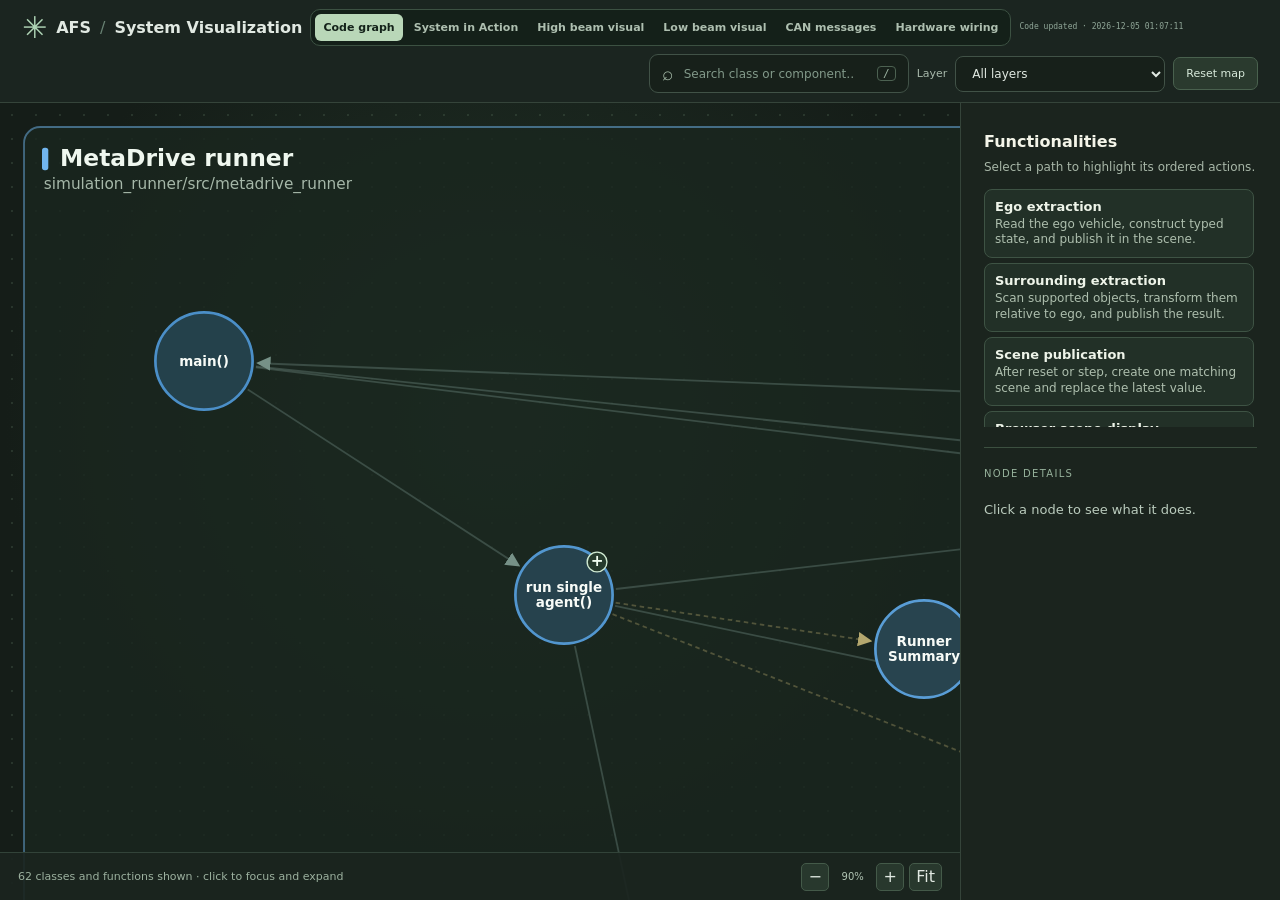
<file: tools/system_visualization/index.html>
<!doctype html>
<html lang="en">
  <head>
    <meta charset="utf-8">
    <meta http-equiv="refresh" content="0; url=code-graph/">
    <meta name="viewport" content="width=device-width, initial-scale=1">
    <title>AFS · System Visualization</title>
  </head>
  <body>
    <p>Opening the <a href="code-graph/">Code graph</a>.</p>
    <script>window.location.replace("code-graph/" + window.location.search + window.location.hash);</script>
  </body>
</html>
</file>
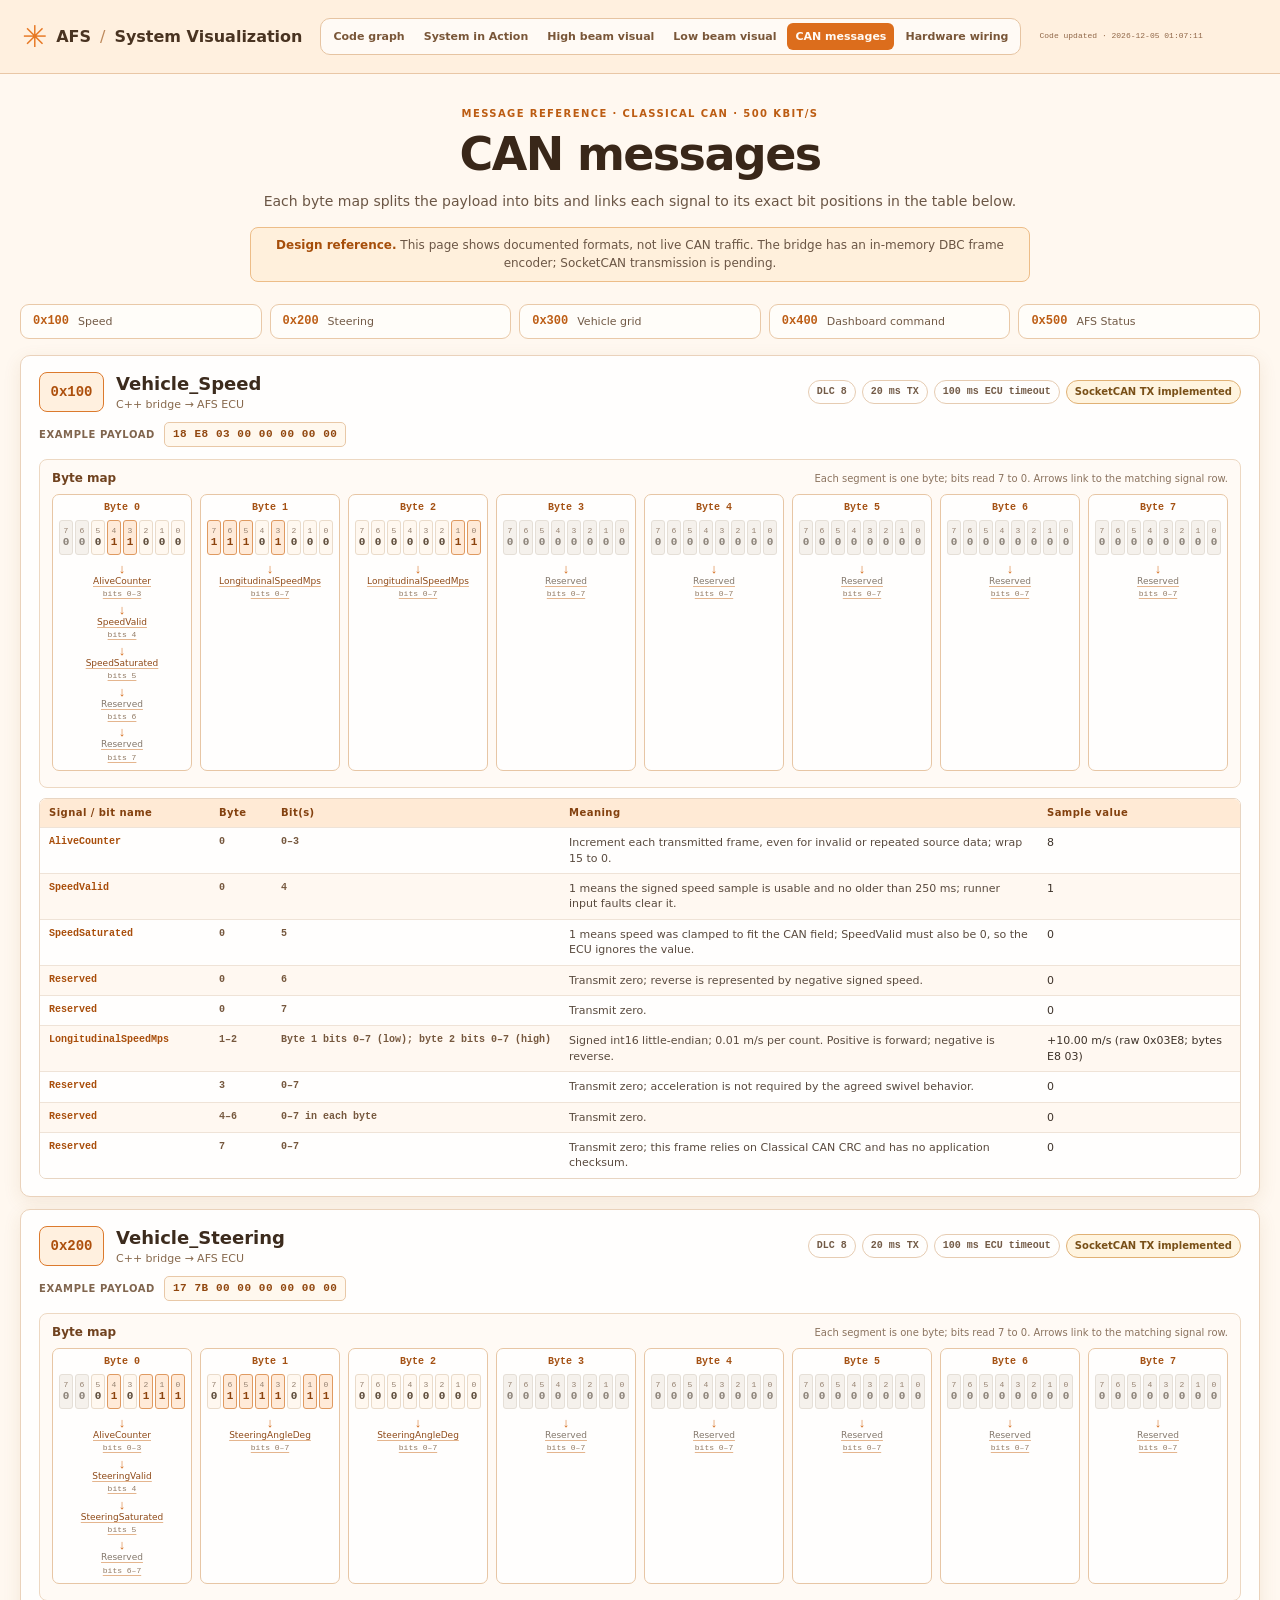
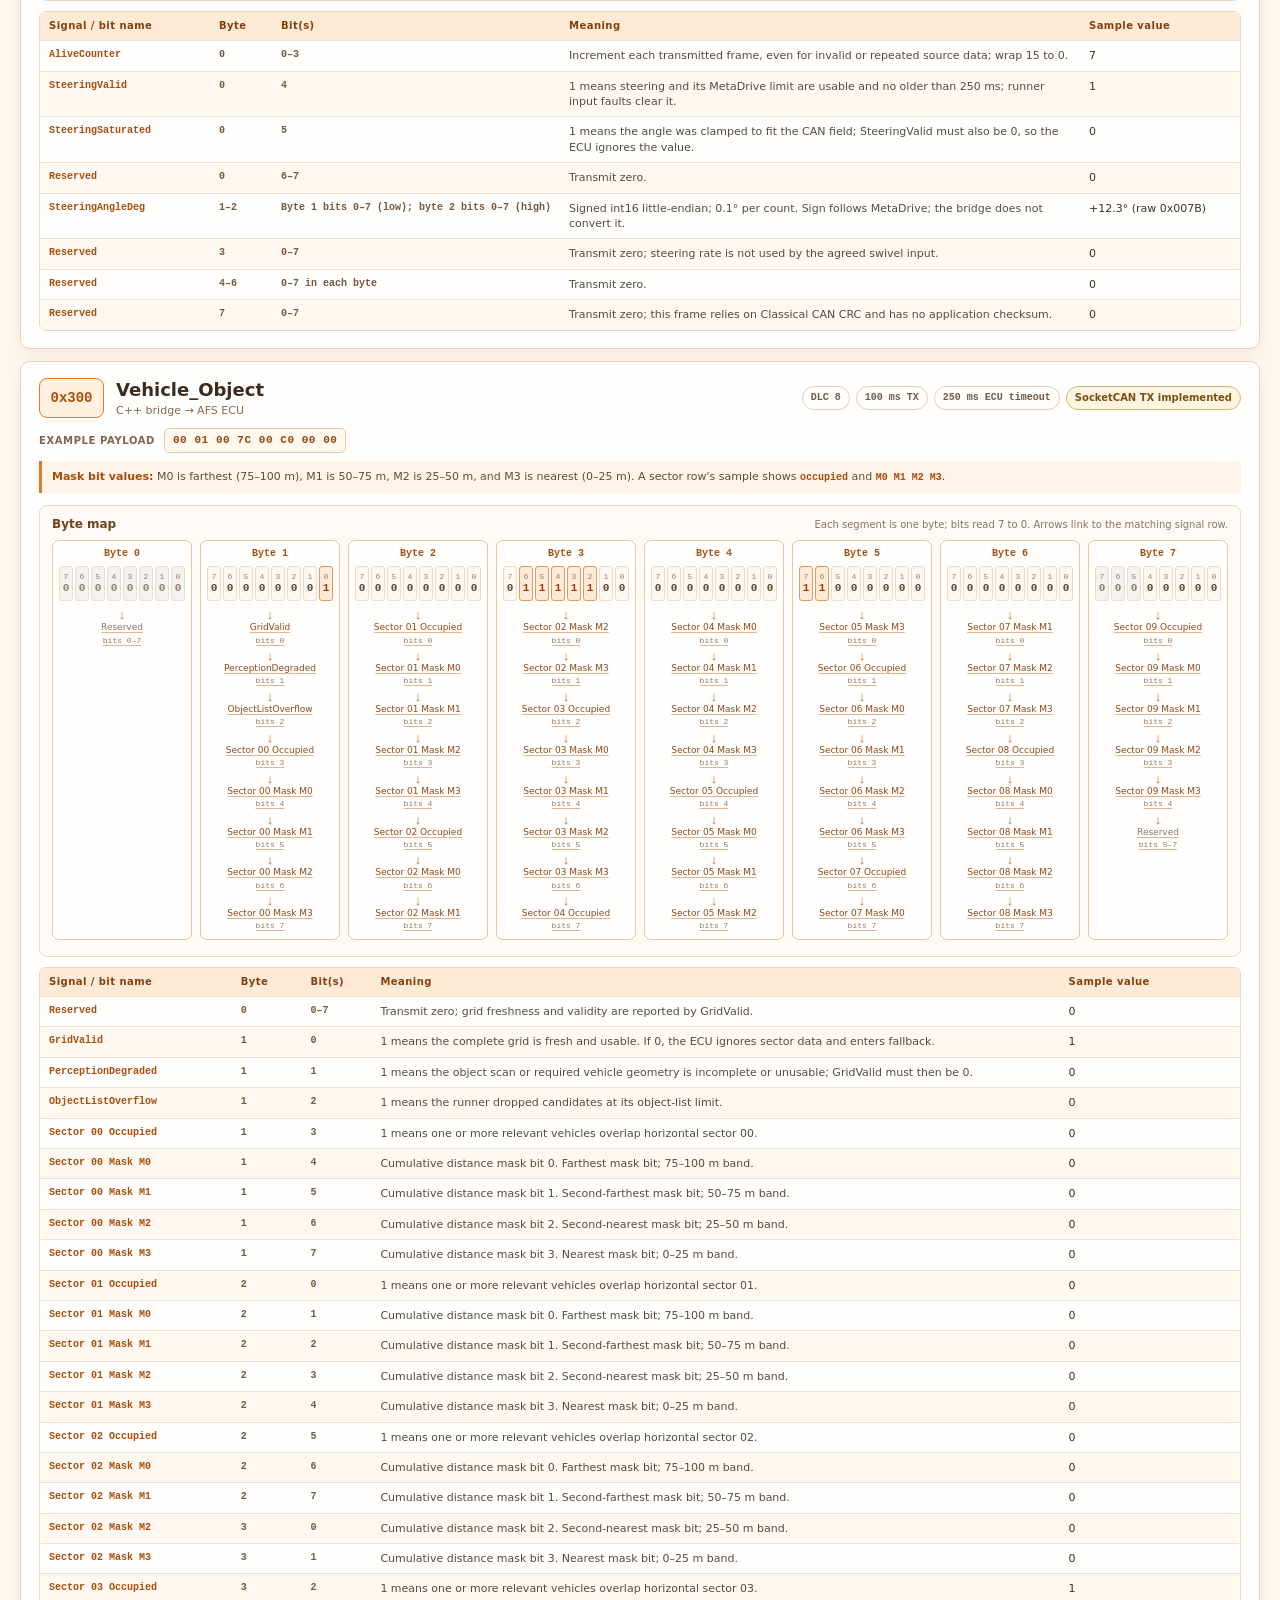
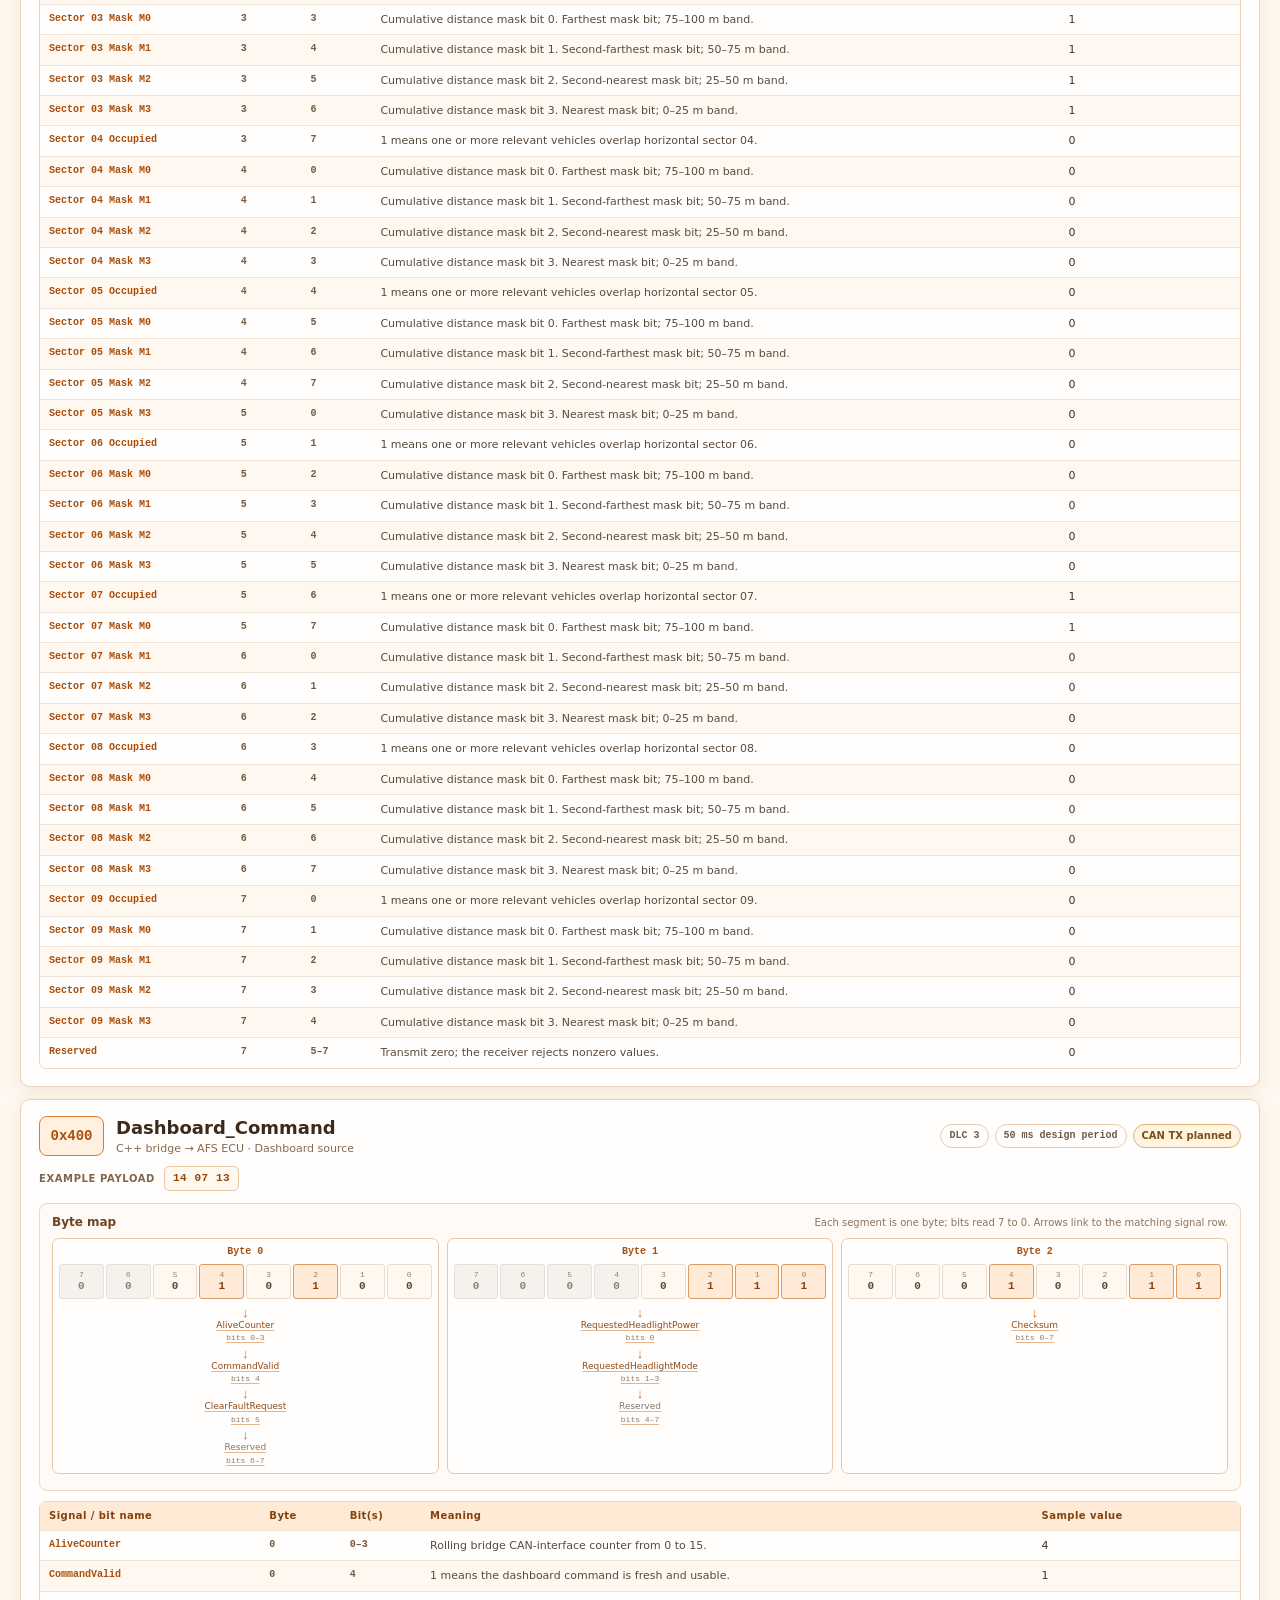
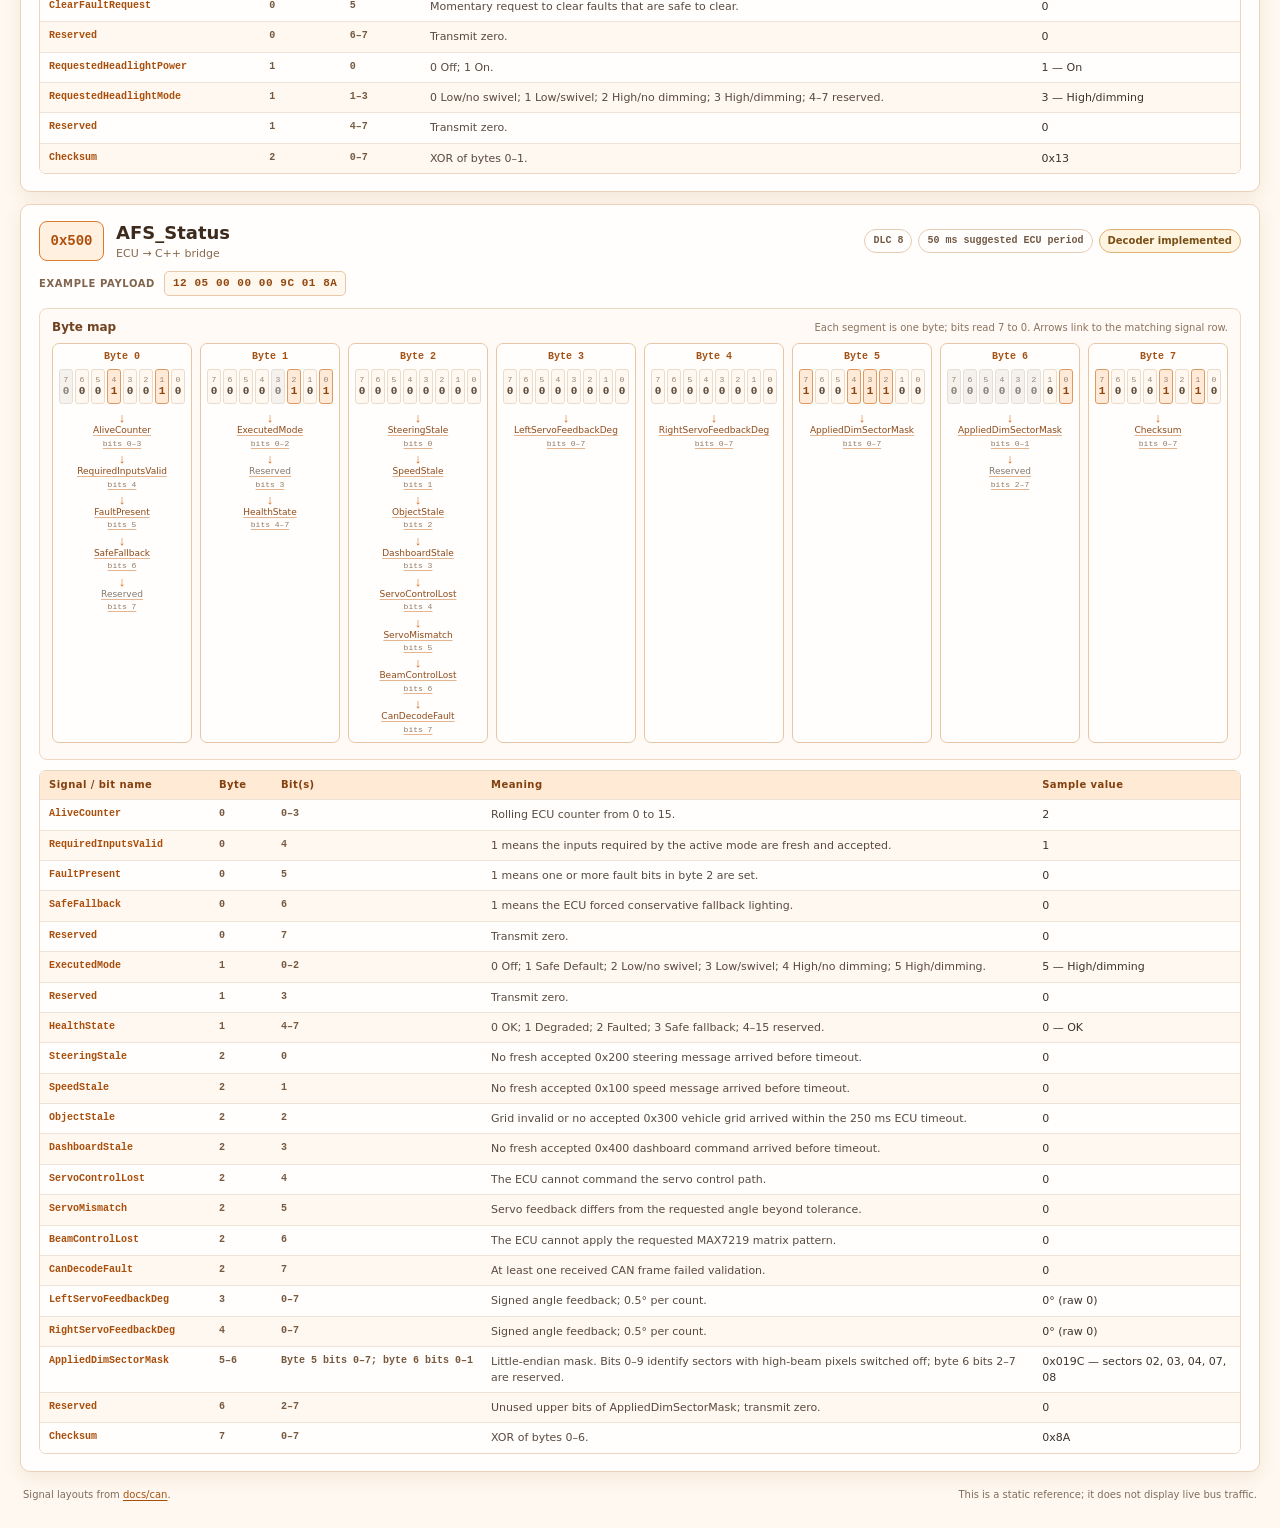
<file: tools/system_visualization/can-messages/index.html>
<!doctype html>
<html lang="en">
  <head>
    <meta charset="utf-8">
    <meta name="viewport" content="width=device-width, initial-scale=1">
    <meta name="color-scheme" content="light">
    <meta name="description" content="Signal names, bit positions, meanings, and example values for Adaptive Frontlighting System CAN messages.">
    <title>AFS · CAN messages</title>
    <link rel="stylesheet" href="../shared/styles.css">
    <link rel="stylesheet" href="can-messages.css">
    <script defer src="../shared/code-timestamp.js"></script>
    <script defer src="can-messages.js"></script>
  </head>
  <body class="can-messages-page">
    <div id="workspace">
      <header class="topbar">
        <a class="brand" href="../../../README.md" title="Repository README"><span class="brand-mark">✳</span> AFS <span class="brand-divider">/</span> System Visualization</a>
        <nav class="site-tabs" aria-label="Visualization views">
          <a href="../code-graph/">Code graph</a>
          <a href="../system-in-action/">System in Action</a>
          <a href="../beam-visual/beam-segments.html">High beam visual</a>
          <a href="../beam-visual/beam-segments.html?mode=low">Low beam visual</a>
          <a href="index.html" aria-current="page">CAN messages</a>
          <a href="../hardware-wiring/">Hardware wiring</a>
        </nav>
        <time id="codeUpdated" class="code-updated" role="status" aria-live="polite" title="Latest modification time reported for this page and its local CSS and JavaScript files, shown in local time.">Code updated: checking…</time>
      </header>

      <main class="can-main">
        <header class="can-intro">
          <p class="can-kicker">MESSAGE REFERENCE · CLASSICAL CAN · 500 KBIT/S</p>
          <h1>CAN messages</h1>
          <p>Each byte map splits the payload into bits and links each signal to its exact bit positions in the table below.</p>
          <p class="can-note"><strong>Design reference.</strong> This page shows documented formats, not live CAN traffic. The bridge has an in-memory DBC frame encoder; SocketCAN transmission is pending.</p>
        </header>

        <nav class="message-index" aria-label="Jump to a CAN message">
          <a href="#message-100"><strong>0x100</strong><span>Speed</span></a>
          <a href="#message-200"><strong>0x200</strong><span>Steering</span></a>
          <a href="#message-300"><strong>0x300</strong><span>Vehicle grid</span></a>
          <a href="#message-400"><strong>0x400</strong><span>Dashboard command</span></a>
          <a href="#message-500"><strong>0x500</strong><span>AFS Status</span></a>
        </nav>

        <section class="message-list" aria-label="CAN message signal tables">
          <article id="message-100" class="message-card">
            <header class="message-heading">
              <div class="message-title"><span class="message-id">0x100</span><div><h2>Vehicle_Speed</h2><p>C++ bridge → AFS ECU</p></div></div>
              <div class="message-meta"><span>DLC 8</span><span>20 ms TX</span><span>100 ms ECU timeout</span><span class="status-chip">SocketCAN TX implemented</span></div>
            </header>
            <p class="sample-payload"><strong>Example payload</strong><code>18 E8 03 00 00 00 00 00</code></p>
            <section class="byte-map-section" aria-label="0x100 byte map">
              <div class="byte-map-heading"><h3>Byte map</h3><p>Each segment is one byte; bits read 7 to 0. Arrows link to the matching signal row.</p></div>
              <div class="byte-map-scroll"><div class="byte-map" data-message-map="0x100" data-dlc="8"></div></div>
            </section>
            <div class="signal-table" data-message-table="0x100"></div>
          </article>
          <article id="message-200" class="message-card">
            <header class="message-heading">
              <div class="message-title"><span class="message-id">0x200</span><div><h2>Vehicle_Steering</h2><p>C++ bridge → AFS ECU</p></div></div>
              <div class="message-meta"><span>DLC 8</span><span>20 ms TX</span><span>100 ms ECU timeout</span><span class="status-chip">SocketCAN TX implemented</span></div>
            </header>
            <p class="sample-payload"><strong>Example payload</strong><code>17 7B 00 00 00 00 00 00</code></p>
            <section class="byte-map-section" aria-label="0x200 byte map">
              <div class="byte-map-heading"><h3>Byte map</h3><p>Each segment is one byte; bits read 7 to 0. Arrows link to the matching signal row.</p></div>
              <div class="byte-map-scroll"><div class="byte-map" data-message-map="0x200" data-dlc="8"></div></div>
            </section>
            <div class="signal-table" data-message-table="0x200"></div>
          </article>
          <article id="message-300" class="message-card">
            <header class="message-heading">
              <div class="message-title"><span class="message-id">0x300</span><div><h2>Vehicle_Object</h2><p>C++ bridge → AFS ECU</p></div></div>
              <div class="message-meta"><span>DLC 8</span><span>100 ms TX</span><span>250 ms ECU timeout</span><span class="status-chip">SocketCAN TX implemented</span></div>
            </header>
            <p class="sample-payload"><strong>Example payload</strong><code>00 01 00 7C 00 C0 00 00</code></p>
            <p class="grid-bit-note"><strong>Mask bit values:</strong> M0 is farthest (75–100 m), M1 is 50–75 m, M2 is 25–50 m, and M3 is nearest (0–25 m). A sector row's sample shows <code>occupied</code> and <code>M0 M1 M2 M3</code>.</p>
            <section class="byte-map-section" aria-label="0x300 byte map">
              <div class="byte-map-heading"><h3>Byte map</h3><p>Each segment is one byte; bits read 7 to 0. Arrows link to the matching signal row.</p></div>
              <div class="byte-map-scroll"><div class="byte-map" data-message-map="0x300" data-dlc="8"></div></div>
            </section>
            <div class="signal-table" data-message-table="0x300"></div>
          </article>
          <article id="message-400" class="message-card">
            <header class="message-heading">
              <div class="message-title"><span class="message-id">0x400</span><div><h2>Dashboard_Command</h2><p>C++ bridge → AFS ECU · Dashboard source</p></div></div>
              <div class="message-meta"><span>DLC 3</span><span>50 ms design period</span><span class="status-chip">CAN TX planned</span></div>
            </header>
            <p class="sample-payload"><strong>Example payload</strong><code>14 07 13</code></p>
            <section class="byte-map-section" aria-label="0x400 byte map">
              <div class="byte-map-heading"><h3>Byte map</h3><p>Each segment is one byte; bits read 7 to 0. Arrows link to the matching signal row.</p></div>
              <div class="byte-map-scroll"><div class="byte-map" data-message-map="0x400" data-dlc="3"></div></div>
            </section>
            <div class="signal-table" data-message-table="0x400"></div>
          </article>
          <article id="message-500" class="message-card">
            <header class="message-heading">
              <div class="message-title"><span class="message-id">0x500</span><div><h2>AFS_Status</h2><p>ECU → C++ bridge</p></div></div>
              <div class="message-meta"><span>DLC 8</span><span>50 ms suggested ECU period</span><span class="status-chip">Decoder implemented</span></div>
            </header>
            <p class="sample-payload"><strong>Example payload</strong><code>12 05 00 00 00 9C 01 8A</code></p>
            <section class="byte-map-section" aria-label="0x500 byte map">
              <div class="byte-map-heading"><h3>Byte map</h3><p>Each segment is one byte; bits read 7 to 0. Arrows link to the matching signal row.</p></div>
              <div class="byte-map-scroll"><div class="byte-map" data-message-map="0x500" data-dlc="8"></div></div>
            </section>
            <div class="signal-table" data-message-table="0x500"></div>
          </article>

        </section>
        <footer class="can-footer"><span>Signal layouts from <a href="../../../docs/can/README.md">docs/can</a>.</span><span>This is a static reference; it does not display live bus traffic.</span></footer>
      </main>
    </div>
  </body>
</html>
</file>
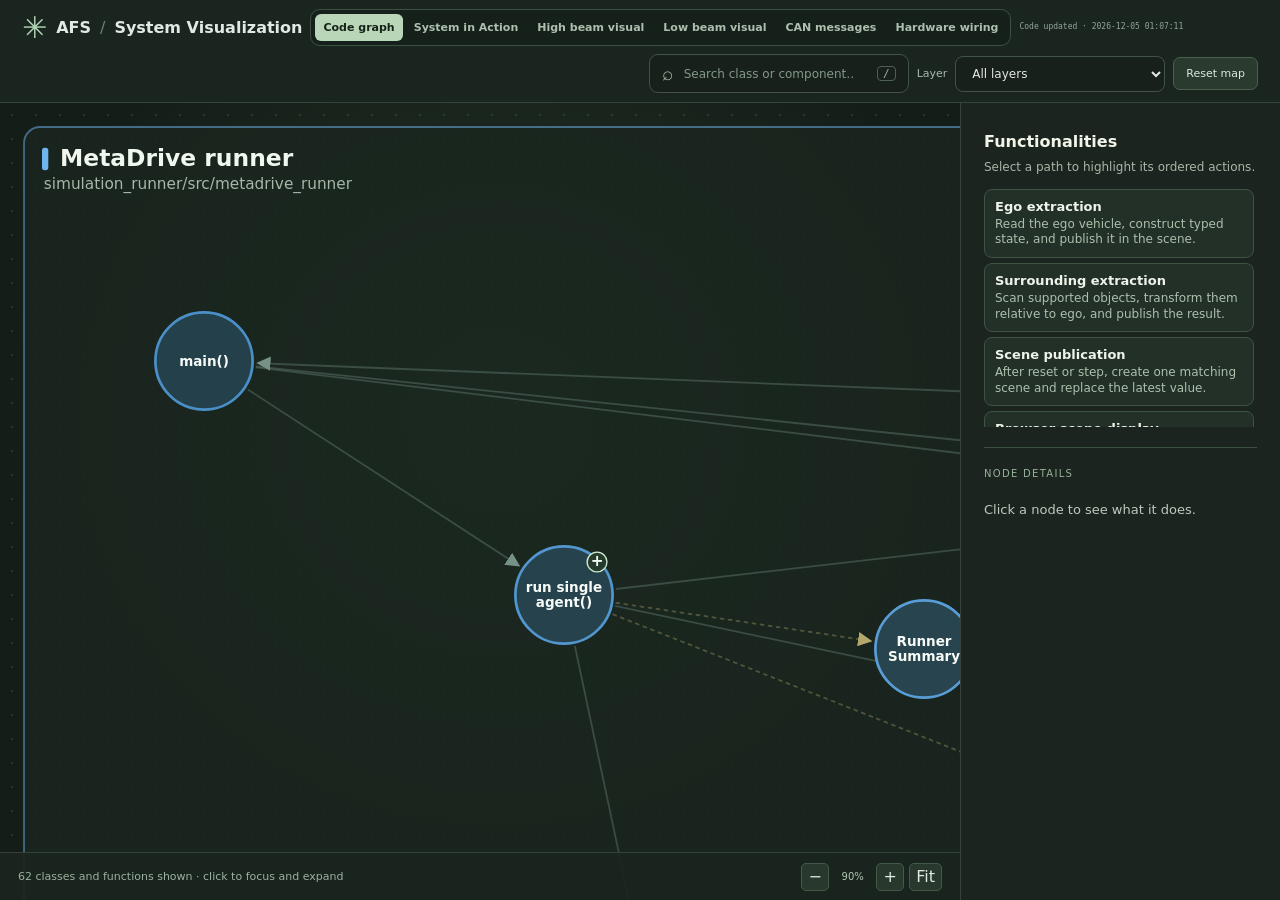
<file: tools/system_visualization/code-graph/index.html>
<!doctype html>
<html lang="en">
  <head>
    <meta charset="utf-8">
    <meta name="viewport" content="width=device-width, initial-scale=1">
    <meta name="color-scheme" content="dark">
    <title>AFS · Code graph</title>
    <link rel="stylesheet" href="../shared/styles.css">
    <script defer src="graph-data.js"></script>
    <script defer src="code-index.js"></script>
    <script defer src="functionality-data.js"></script>
    <script defer src="viewer.js"></script>
    <script defer src="functionality-overlay.js"></script>
    <script defer src="../shared/code-timestamp.js"></script>
  </head>
  <body class="code-graph-page">
    <div id="workspace">
      <header class="topbar">
        <a class="brand" href="../../../README.md" title="Repository README"><span class="brand-mark">✳</span> AFS <span class="brand-divider">/</span> System Visualization</a>
        <nav class="site-tabs" aria-label="Visualization views">
          <a href="index.html" aria-current="page">Code graph</a>
          <a href="../system-in-action/">System in Action</a>
          <a href="../beam-visual/beam-segments.html">High beam visual</a>
          <a href="../beam-visual/beam-segments.html?mode=low">Low beam visual</a>
          <a href="../can-messages/">CAN messages</a>
          <a href="../hardware-wiring/">Hardware wiring</a>
        </nav>
        <time id="codeUpdated" class="code-updated" role="status" aria-live="polite" title="Latest modification time reported for this page and its local CSS and JavaScript files, shown in local time.">Code updated: checking…</time>
        <span class="topbar-hint">Classes and their interactions</span>
        <div class="search-wrap">
          <label class="search-box"><span aria-hidden="true">⌕</span><input id="graphSearch" type="search" aria-label="Search class or component name" placeholder="Search class or component…" autocomplete="off"><kbd>/</kbd></label>
        </div>
        <label class="layer-filter">Layer <select id="layerFilter" aria-label="Filter by folder or layer"><option value="all">All layers</option></select></label>
        <button id="resetGraph" class="top-button" type="button">Reset map</button>
      </header>

      <div class="layout">
        <main class="graph-panel">
          <svg id="codeGraph" role="group" aria-label="Interactive class and function graph">
            <defs>
              <marker id="arrowHead" markerWidth="8" markerHeight="8" refX="6" refY="4" orient="auto" markerUnits="strokeWidth"><path d="M 0 0 L 8 4 L 0 8 Z" fill="context-stroke"></path></marker>
              <marker id="flowArrowHead" markerWidth="9" markerHeight="9" refX="7" refY="4.5" orient="auto" markerUnits="strokeWidth"><path d="M 0 0 L 9 4.5 L 0 9 Z" fill="#f9d886"></path></marker>
            </defs>
            <g id="graphViewport">
              <g id="clusterLayer"></g>
              <g id="treeEdges"></g>
              <g id="functionalityEdges"></g>
              <g id="nodeLayer"></g>
              <g id="functionalityBadges"></g>
            </g>
          </svg>
          <footer class="bottom-bar">
            <span id="mapStatus" role="status">Click a circle to focus and expand it.</span>
            <div class="map-controls">
              <button id="zoomOut" type="button" aria-label="Zoom out">−</button>
              <span id="zoomLevel" aria-label="Zoom level">100%</span>
              <button id="zoomIn" type="button" aria-label="Zoom in">+</button>
              <button id="fitGraph" type="button">Fit</button>
            </div>
          </footer>
        </main>
        <aside class="details-panel" aria-label="Functionalities and node description">
          <section class="functionality-panel" aria-labelledby="functionalityHeading">
            <div class="functionality-heading-row">
              <h2 id="functionalityHeading">Functionalities</h2>
              <button id="clearFunctionality" type="button" hidden>Clear</button>
            </div>
            <p class="functionality-hint">Select a path to highlight its ordered actions.</p>
            <div id="functionalityList" class="functionality-list"></div>
            <div id="functionalityDetail" class="functionality-detail" hidden aria-live="polite">
              <h3 id="functionalityTitle"></h3>
              <p id="functionalitySummary"></p>
              <ol id="functionalitySteps"></ol>
            </div>
          </section>
          <section class="node-detail-panel" aria-label="Node description" aria-live="polite">
          <p class="eyebrow">Node details</p>
          <p id="detailEmpty" class="detail-empty">Click a node to see what it does.</p>
          <div id="detailContent" hidden>
            <p id="detailKind" class="detail-kind"></p>
            <h1 id="detailTitle"></h1>
            <p id="detailDescription"></p>
            <div id="detailConnections"></div>
            <div id="detailSources"></div>
          </div>
          </section>
        </aside>
      </div>
      <noscript>Enable JavaScript to explore the class graph.</noscript>
    </div>
  </body>
</html>
</file>
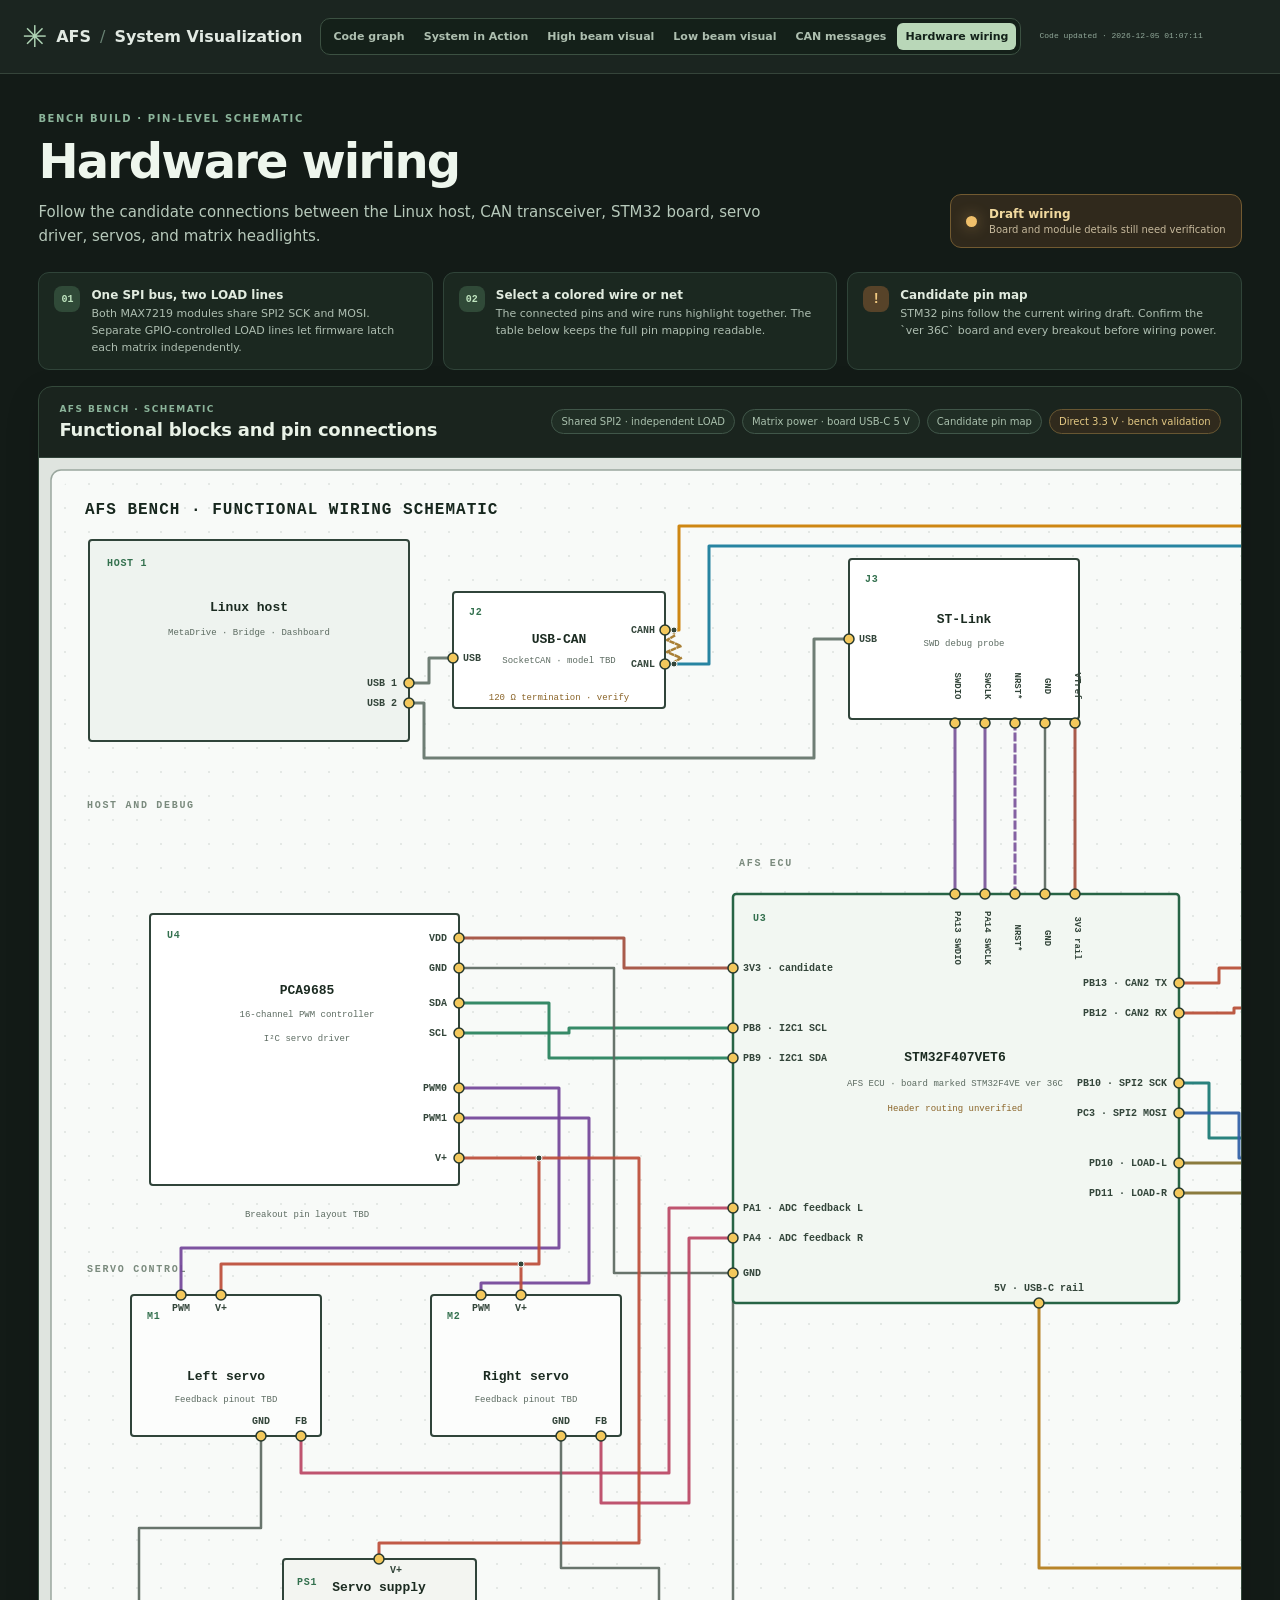
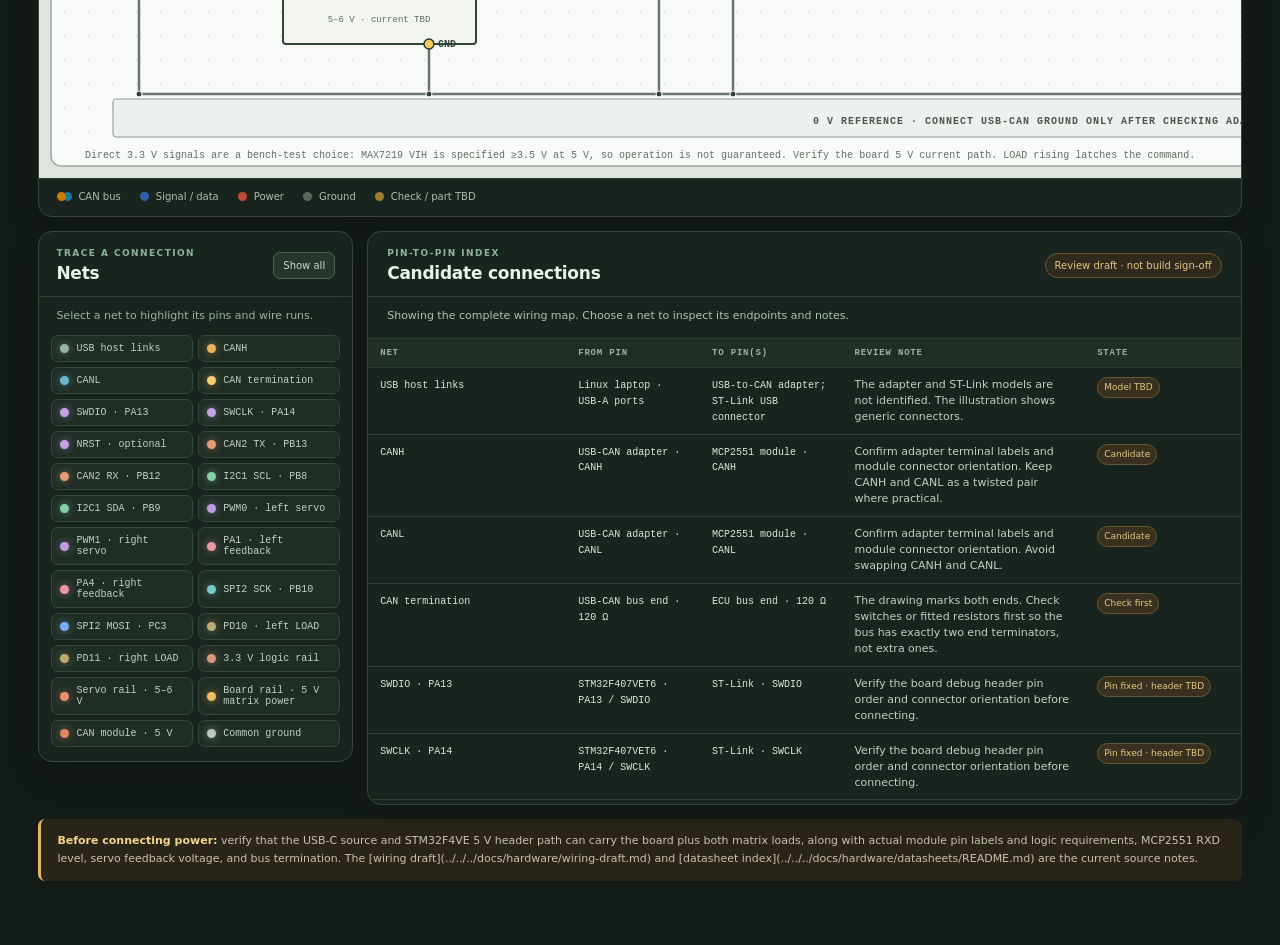
<file: tools/system_visualization/hardware-wiring/index.html>
<!doctype html>
<html lang="en">
  <head>
    <meta charset="utf-8">
    <meta name="viewport" content="width=device-width, initial-scale=1">
    <meta name="color-scheme" content="dark">
    <meta name="description" content="Proteus-style candidate pin-level schematic for the STM32F407VET6 AFS bench, with selectable nets and a pin map.">
    <title>AFS · Hardware wiring</title>
    <link rel="stylesheet" href="../shared/styles.css">
    <link rel="stylesheet" href="hardware-wiring.css">
    <script defer src="../shared/code-timestamp.js"></script>
    <script defer src="hardware-wiring.js"></script>
  </head>
  <body class="hardware-wiring-page">
    <div id="workspace">
      <header class="topbar">
        <a class="brand" href="../../../README.md" title="Repository README"><span class="brand-mark">✳</span> AFS <span class="brand-divider">/</span> System Visualization</a>
        <nav class="site-tabs" aria-label="Visualization views">
          <a href="../code-graph/">Code graph</a>
          <a href="../system-in-action/">System in Action</a>
          <a href="../beam-visual/beam-segments.html">High beam visual</a>
          <a href="../beam-visual/beam-segments.html?mode=low">Low beam visual</a>
          <a href="../can-messages/">CAN messages</a>
          <a href="index.html" aria-current="page">Hardware wiring</a>
        </nav>
        <time id="codeUpdated" class="code-updated" role="status" aria-live="polite" title="Latest modification time reported for this page and its local CSS and JavaScript files, shown in local time.">Code updated: checking…</time>
      </header>

      <main class="hardware-main">
        <header class="hardware-intro">
          <div>
            <p class="wiring-kicker">BENCH BUILD · PIN-LEVEL SCHEMATIC</p>
            <h1>Hardware wiring</h1>
            <p>Follow the candidate connections between the Linux host, CAN transceiver, STM32 board, servo driver, servos, and matrix headlights.</p>
          </div>
          <div class="draft-badge"><span aria-hidden="true"></span><div><strong>Draft wiring</strong><small>Board and module details still need verification</small></div></div>
        </header>

        <section class="wiring-summary" aria-label="How to read the wiring view">
          <div><span class="summary-icon">01</span><p><strong>One SPI bus, two LOAD lines</strong><br>Both MAX7219 modules share SPI2 SCK and MOSI. Separate GPIO-controlled LOAD lines let firmware latch each matrix independently.</p></div>
          <div><span class="summary-icon">02</span><p><strong>Select a colored wire or net</strong><br>The connected pins and wire runs highlight together. The table below keeps the full pin mapping readable.</p></div>
          <div><span class="summary-icon warning-icon">!</span><p><strong>Candidate pin map</strong><br>STM32 pins follow the current wiring draft. Confirm the `ver 36C` board and every breakout before wiring power.</p></div>
        </section>

        <section class="diagram-card" aria-labelledby="diagramHeading">
          <div class="diagram-heading">
            <div><p class="panel-kicker">AFS BENCH · SCHEMATIC</p><h2 id="diagramHeading">Functional blocks and pin connections</h2></div>
            <div class="diagram-meta"><span>Shared SPI2 · independent LOAD</span><span>Matrix power · board USB-C 5 V</span><span>Candidate pin map</span><span>Direct 3.3 V · bench validation</span></div>
          </div>
          <div class="diagram-scroll" tabindex="0" aria-label="Scrollable pin-level wiring schematic">
            <svg id="wiringDiagram" viewBox="0 0 2040 1320" role="group" aria-labelledby="wiringTitle wiringDescription">
              <title id="wiringTitle">Candidate Adaptive Front-lighting System wiring schematic</title>
              <desc id="wiringDescription">A functional schematic connects the Linux host, USB-CAN adapter, MCP2551 transceiver, STM32F407VET6, PCA9685 servo controller, feedback servos, one shared SPI2 bus directly to two MAX7219 modules, and two separately controlled LOAD lines. The direct 3.3 V logic connection is selected for bench validation, though it is below the bare MAX7219's specified 3.5 V minimum logic-high input at 5 V.</desc>
              <defs>
                <pattern id="schematicGrid" width="24" height="24" patternUnits="userSpaceOnUse"><circle cx="2" cy="2" r="1" fill="#52645a" opacity=".16"/></pattern>
              </defs>
              <rect class="schematic-sheet" x="12" y="12" width="2016" height="1296" rx="10"/>
              <rect class="schematic-grid" x="24" y="24" width="1992" height="1272" rx="7"/>
              <text class="schematic-title" x="46" y="56">AFS BENCH · FUNCTIONAL WIRING SCHEMATIC</text>
              <text class="schematic-subtitle" x="1990" y="56" text-anchor="end">CANDIDATE PIN MAP · VERIFY BEFORE WIRING</text>
              <text class="zone-label" x="48" y="350">HOST AND DEBUG</text>
              <text class="zone-label" x="700" y="408">AFS ECU</text>
              <text class="zone-label" x="1458" y="358">CAN TRANSCEIVER</text>
              <text class="zone-label" x="48" y="814">SERVO CONTROL</text>
              <text class="zone-label" x="1220" y="729">MATRIX OUTPUT</text>

              <!-- Electrical nets sit behind component symbols; choose a wire to trace its net. -->
              <g class="wire-layer" aria-label="Wiring paths">
                <path class="wire" data-net="usb" d="M370 225 H390 V200 H414" aria-label="USB cable from host to USB-CAN adapter"/>
                <path class="wire" data-net="usb" d="M370 245 H385 V300 H775 V181 H810" aria-label="USB cable from host to ST-Link, routed below the adapter symbol"/>
                <path class="wire" data-net="can-h" d="M626 172 H640 V68 H1750 V450 H1720" aria-label="CAN high from adapter routed above the component row to MCP2551 CANH"/>
                <path class="wire" data-net="can-l" d="M626 206 H670 V88 H1770 V480 H1720" aria-label="CAN low from adapter routed above the component row to MCP2551 CANL"/>
                <path class="wire termination-wire" data-net="termination" d="M635 172 V178 l-7 4 14 6-14 6 14 6-7 4 V206" aria-label="120 ohm CAN termination at host bus end; adapter termination must be checked"/>
                <path class="wire termination-wire" data-net="termination" d="M1750 450 H1800 V456 l-7 4 14 6-14 6 14 6-7 4 V480 H1770" aria-label="120 ohm CAN termination at ECU bus end; confirm module switch or resistor"/>

                <path class="wire" data-net="swdio" d="M916 436 V265" aria-label="PA13 SWDIO from MCU to ST-Link"/>
                <path class="wire" data-net="swclk" d="M946 436 V265" aria-label="PA14 SWCLK from MCU to ST-Link"/>
                <path class="wire optional-wire" data-net="nrst" d="M976 436 V265" aria-label="Optional NRST connection from MCU to ST-Link"/>
                <path class="wire wire-ground" data-net="ground" d="M1006 436 V265" aria-label="Ground reference between MCU and ST-Link"/>
                <path class="wire wire-power" data-net="3v3" d="M1036 436 V265" aria-label="MCU 3.3 volt reference to ST-Link VTref; do not use as a supply"/>

                <path class="wire" data-net="can-tx" d="M1140 525 H1180 V510 H1228 M1400 510 H1430 V505 H1474" aria-label="CAN2 TX PB13 through candidate logic-level interface to MCP2551 TXD"/>
                <path class="wire" data-net="can-rx" d="M1474 535 H1430 V550 H1400 M1228 550 H1195 V555 H1140" aria-label="MCP2551 RXD through candidate logic-level interface to CAN2 RX PB12"/>

                <path class="wire" data-net="i2c-scl" d="M694 570 H530 V575 H420" aria-label="PB8 I2C1 SCL to PCA9685 SCL"/>
                <path class="wire" data-net="i2c-sda" d="M694 600 H510 V545 H420" aria-label="PB9 I2C1 SDA to PCA9685 SDA"/>
                <path class="wire wire-power" data-net="3v3" d="M694 510 H585 V480 H420" aria-label="Candidate 3.3 volt logic rail to PCA9685 VDD"/>
                <path class="wire wire-ground" data-net="ground" d="M694 815 H575 V510 H420" aria-label="Common ground between MCU and PCA9685 logic"/>

                <path class="wire" data-net="pwm-left" d="M420 630 H520 V790 H142 V837" aria-label="PCA9685 PWM0 to left servo command input"/>
                <path class="wire" data-net="pwm-right" d="M420 660 H550 V825 H442 V837" aria-label="PCA9685 PWM1 to right servo command input"/>
                <path class="wire" data-net="servo-feedback-left" d="M262 978 V1015 H630 V750 H694" aria-label="Left servo analog position feedback to PA1 ADC input"/>
                <path class="wire" data-net="servo-feedback-right" d="M562 978 V1045 H650 V780 H694" aria-label="Right servo analog position feedback to PA4 ADC input"/>
                <path class="wire wire-power" data-net="servo-power" d="M340 1101 V1085 H600 V700 H420 M500 700 V806 H182 V837 M482 806 V837" aria-label="Servo supply and PCA9685 V+ rail to both servo power pins; exact model TBD"/>

                <path class="wire" data-net="spi-clock" d="M1140 625 H1170 V680 H1470 V832 H1680 M1470 832 V1060 H1680" aria-label="PB10 SPI2 SCK directly to both MAX7219 CLK pins"/>
                <path class="wire" data-net="spi-mosi" d="M1140 655 H1200 V700 H1500 V808 H1680 M1500 808 V1035 H1680" aria-label="PC3 SPI2 MOSI directly to both MAX7219 DIN pins"/>
                <path class="wire" data-net="matrix-load-left" d="M1140 705 H1230 V720 H1550 V856 H1680" aria-label="PD10 GPIO directly to left MAX7219 LOAD pin"/>
                <path class="wire" data-net="matrix-load-right" d="M1140 735 H1260 V750 H1580 V1080 H1680" aria-label="PD11 GPIO directly to right MAX7219 LOAD pin"/>
                <path class="wire wire-power" data-net="led-power" d="M1000 845 V1110 H1640 V760 H1680 M1640 985 H1680" aria-label="STM32 board USB-C-fed 5 volt rail directly powers both matrix modules"/>

                <path class="wire wire-power" data-net="can-power" d="M1625 1148 V1135 H1980 V700 H1580 V650" aria-label="5 volt logic supply to MCP2551 module; exact breakout implementation TBD"/>
                <path class="wire wire-ground" data-net="ground" d="M100 1236 H2010" aria-label="Common ground reference bus; verify adapter isolation before bonding"/>
                <path class="wire wire-ground" data-net="ground" d="M694 815 V1236 M222 978 V1070 H100 V1236 M522 978 V1110 H620 V1236" aria-label="MCU and servo ground returns to the common reference bus"/>
                <path class="wire wire-ground" data-net="ground" d="M1640 650 H2010 V1236 M1680 785 H1650 V1090 H1490 V1236 M1680 1010 H1650" aria-label="Transceiver and matrix ground returns to the common reference bus"/>
                <path class="wire wire-ground" data-net="ground" d="M390 1186 V1236 M1680 1218 V1236" aria-label="Servo and CAN supply returns to the common reference bus"/>
              </g>
              <g class="junction-layer" aria-label="Connected wire junctions">
                <circle class="hardware-pin junction-dot" data-net="can-h" cx="635" cy="172" r="3"/>
                <circle class="hardware-pin junction-dot" data-net="can-l" cx="635" cy="206" r="3"/>
                <circle class="hardware-pin junction-dot" data-net="can-h" cx="1750" cy="450" r="3"/>
                <circle class="hardware-pin junction-dot" data-net="can-l" cx="1770" cy="480" r="3"/>
                <circle class="hardware-pin junction-dot" data-net="servo-power" cx="500" cy="700" r="3"/>
                <circle class="hardware-pin junction-dot" data-net="servo-power" cx="482" cy="806" r="3"/>
                <circle class="hardware-pin junction-dot" data-net="spi-clock" cx="1470" cy="832" r="3"/>
                <circle class="hardware-pin junction-dot" data-net="spi-mosi" cx="1500" cy="808" r="3"/>
                <circle class="hardware-pin junction-dot" data-net="led-power" cx="1640" cy="985" r="3"/>
                <circle class="hardware-pin junction-dot" data-net="ground" cx="1650" cy="1010" r="3"/>
                <circle class="hardware-pin junction-dot" data-net="ground" cx="100" cy="1236" r="3"/>
                <circle class="hardware-pin junction-dot" data-net="ground" cx="390" cy="1236" r="3"/>
                <circle class="hardware-pin junction-dot" data-net="ground" cx="620" cy="1236" r="3"/>
                <circle class="hardware-pin junction-dot" data-net="ground" cx="694" cy="1236" r="3"/>
                <circle class="hardware-pin junction-dot" data-net="ground" cx="1490" cy="1236" r="3"/>
                <circle class="hardware-pin junction-dot" data-net="ground" cx="1680" cy="1236" r="3"/>
                <circle class="hardware-pin junction-dot" data-net="ground" cx="2010" cy="1236" r="3"/>
              </g>

              <g class="schematic-symbol" aria-label="Linux host running the runner, bridge, and Dashboard">
                <rect class="symbol-box host-symbol" x="50" y="82" width="320" height="201" rx="3"/>
                <text class="reference" x="68" y="108">HOST 1</text>
                <text class="symbol-title" x="210" y="153" text-anchor="middle">Linux host</text>
                <text class="symbol-note" x="210" y="177" text-anchor="middle">MetaDrive · Bridge · Dashboard</text>
                <text class="pin-caption" x="358" y="228" text-anchor="end">USB 1</text>
                <text class="pin-caption" x="358" y="248" text-anchor="end">USB 2</text>
                <circle class="hardware-pin" data-net="usb" cx="370" cy="225" r="5"/>
                <circle class="hardware-pin" data-net="usb" cx="370" cy="245" r="5"/>
              </g>

              <g class="schematic-symbol" aria-label="Generic USB-CAN adapter; exact model not selected">
                <rect class="symbol-box" x="414" y="134" width="212" height="116" rx="3"/>
                <text class="reference" x="430" y="157">J2</text>
                <text class="symbol-title" x="520" y="185" text-anchor="middle">USB-CAN</text>
                <text class="symbol-note" x="520" y="205" text-anchor="middle">SocketCAN · model TBD</text>
                <circle class="hardware-pin" data-net="usb" cx="414" cy="200" r="5"/><text class="pin-caption" x="424" y="203">USB</text>
                <circle class="hardware-pin" data-net="can-h" cx="626" cy="172" r="5"/><text class="pin-caption" x="616" y="175" text-anchor="end">CANH</text>
                <circle class="hardware-pin" data-net="can-l" cx="626" cy="206" r="5"/><text class="pin-caption" x="616" y="209" text-anchor="end">CANL</text>
                <text class="symbol-note warning-text" x="520" y="242" text-anchor="middle">120 Ω termination · verify</text>
              </g>

              <g class="schematic-symbol" aria-label="ST-Link debug probe">
                <rect class="symbol-box" x="810" y="101" width="230" height="160" rx="3"/>
                <text class="reference" x="826" y="124">J3</text>
                <text class="symbol-title" x="925" y="165" text-anchor="middle">ST-Link</text>
                <text class="symbol-note" x="925" y="188" text-anchor="middle">SWD debug probe</text>
                <circle class="hardware-pin" data-net="usb" cx="810" cy="181" r="5"/><text class="pin-caption" x="820" y="184">USB</text>
                <circle class="hardware-pin" data-net="swdio" cx="916" cy="265" r="5"/><text class="pin-caption vertical-pin-caption" x="916" y="228" text-anchor="middle" transform="rotate(90 916 228)">SWDIO</text>
                <circle class="hardware-pin" data-net="swclk" cx="946" cy="265" r="5"/><text class="pin-caption vertical-pin-caption" x="946" y="228" text-anchor="middle" transform="rotate(90 946 228)">SWCLK</text>
                <circle class="hardware-pin" data-net="nrst" cx="976" cy="265" r="5"/><text class="pin-caption vertical-pin-caption" x="976" y="228" text-anchor="middle" transform="rotate(90 976 228)">NRST*</text>
                <circle class="hardware-pin" data-net="ground" cx="1006" cy="265" r="5"/><text class="pin-caption vertical-pin-caption" x="1006" y="228" text-anchor="middle" transform="rotate(90 1006 228)">GND</text>
                <circle class="hardware-pin" data-net="3v3" cx="1036" cy="265" r="5"/><text class="pin-caption vertical-pin-caption" x="1036" y="228" text-anchor="middle" transform="rotate(90 1036 228)">VTref</text>
              </g>

              <g class="schematic-symbol" aria-label="PCA9685 servo controller breakout">
                <rect class="symbol-box" x="111" y="456" width="309" height="271" rx="3"/>
                <text class="reference" x="128" y="480">U4</text>
                <text class="symbol-title" x="268" y="536" text-anchor="middle">PCA9685</text>
                <text class="symbol-note" x="268" y="559" text-anchor="middle">16-channel PWM controller</text>
                <text class="symbol-note" x="268" y="583" text-anchor="middle">I²C servo driver</text>
                <circle class="hardware-pin" data-net="3v3" cx="420" cy="480" r="5"/><text class="pin-caption" x="408" y="483" text-anchor="end">VDD</text>
                <circle class="hardware-pin" data-net="ground" cx="420" cy="510" r="5"/><text class="pin-caption" x="408" y="513" text-anchor="end">GND</text>
                <circle class="hardware-pin" data-net="i2c-sda" cx="420" cy="545" r="5"/><text class="pin-caption" x="408" y="548" text-anchor="end">SDA</text>
                <circle class="hardware-pin" data-net="i2c-scl" cx="420" cy="575" r="5"/><text class="pin-caption" x="408" y="578" text-anchor="end">SCL</text>
                <circle class="hardware-pin" data-net="pwm-left" cx="420" cy="630" r="5"/><text class="pin-caption" x="408" y="633" text-anchor="end">PWM0</text>
                <circle class="hardware-pin" data-net="pwm-right" cx="420" cy="660" r="5"/><text class="pin-caption" x="408" y="663" text-anchor="end">PWM1</text>
                <circle class="hardware-pin" data-net="servo-power" cx="420" cy="700" r="5"/><text class="pin-caption" x="408" y="703" text-anchor="end">V+</text>
                <text class="symbol-note" x="268" y="759" text-anchor="middle">Breakout pin layout TBD</text>
              </g>

              <g class="schematic-symbol" aria-label="Left feedback servo with candidate command and feedback pins">
                <rect class="symbol-box actuator-symbol" x="92" y="837" width="190" height="141" rx="3"/>
                <text class="reference" x="108" y="861">M1</text>
                <text class="symbol-title" x="187" y="922" text-anchor="middle">Left servo</text>
                <text class="symbol-note" x="187" y="944" text-anchor="middle">Feedback pinout TBD</text>
                <circle class="hardware-pin" data-net="pwm-left" cx="142" cy="837" r="5"/><text class="pin-caption" x="142" y="853" text-anchor="middle">PWM</text>
                <circle class="hardware-pin" data-net="servo-power" cx="182" cy="837" r="5"/><text class="pin-caption" x="182" y="853" text-anchor="middle">V+</text>
                <circle class="hardware-pin" data-net="ground" cx="222" cy="978" r="5"/><text class="pin-caption" x="222" y="966" text-anchor="middle">GND</text>
                <circle class="hardware-pin" data-net="servo-feedback-left" cx="262" cy="978" r="5"/><text class="pin-caption" x="262" y="966" text-anchor="middle">FB</text>
              </g>

              <g class="schematic-symbol" aria-label="Right feedback servo with candidate command and feedback pins">
                <rect class="symbol-box actuator-symbol" x="392" y="837" width="190" height="141" rx="3"/>
                <text class="reference" x="408" y="861">M2</text>
                <text class="symbol-title" x="487" y="922" text-anchor="middle">Right servo</text>
                <text class="symbol-note" x="487" y="944" text-anchor="middle">Feedback pinout TBD</text>
                <circle class="hardware-pin" data-net="pwm-right" cx="442" cy="837" r="5"/><text class="pin-caption" x="442" y="853" text-anchor="middle">PWM</text>
                <circle class="hardware-pin" data-net="servo-power" cx="482" cy="837" r="5"/><text class="pin-caption" x="482" y="853" text-anchor="middle">V+</text>
                <circle class="hardware-pin" data-net="ground" cx="522" cy="978" r="5"/><text class="pin-caption" x="522" y="966" text-anchor="middle">GND</text>
                <circle class="hardware-pin" data-net="servo-feedback-right" cx="562" cy="978" r="5"/><text class="pin-caption" x="562" y="966" text-anchor="middle">FB</text>
              </g>

              <g class="schematic-symbol" aria-label="STM32F407VET6 ECU board with candidate MCU pin assignments">
                <rect class="symbol-box mcu-symbol" x="694" y="436" width="446" height="409" rx="3"/>
                <text class="reference" x="714" y="463">U3</text>
                <text class="symbol-title" x="916" y="603" text-anchor="middle">STM32F407VET6</text>
                <text class="symbol-note" x="916" y="628" text-anchor="middle">AFS ECU · board marked STM32F4VE ver 36C</text>
                <text class="symbol-note warning-text" x="916" y="653" text-anchor="middle">Header routing unverified</text>
                <text class="pin-caption" x="704" y="513">3V3 · candidate</text>
                <circle class="hardware-pin" data-net="3v3" cx="694" cy="510" r="5"/>
                <circle class="hardware-pin" data-net="i2c-scl" cx="694" cy="570" r="5"/><text class="pin-caption" x="704" y="573">PB8 · I2C1 SCL</text>
                <circle class="hardware-pin" data-net="i2c-sda" cx="694" cy="600" r="5"/><text class="pin-caption" x="704" y="603">PB9 · I2C1 SDA</text>
                <circle class="hardware-pin" data-net="servo-feedback-left" cx="694" cy="750" r="5"/><text class="pin-caption" x="704" y="753">PA1 · ADC feedback L</text>
                <circle class="hardware-pin" data-net="servo-feedback-right" cx="694" cy="780" r="5"/><text class="pin-caption" x="704" y="783">PA4 · ADC feedback R</text>
                <circle class="hardware-pin" data-net="ground" cx="694" cy="815" r="5"/><text class="pin-caption" x="704" y="818">GND</text>
                <circle class="hardware-pin" data-net="led-power" cx="1000" cy="845" r="5"/><text class="pin-caption" x="1000" y="833" text-anchor="middle">5V · USB-C rail</text>
                <circle class="hardware-pin" data-net="can-tx" cx="1140" cy="525" r="5"/><text class="pin-caption right-pin-label" x="1128" y="528" text-anchor="end">PB13 · CAN2 TX</text>
                <circle class="hardware-pin" data-net="can-rx" cx="1140" cy="555" r="5"/><text class="pin-caption right-pin-label" x="1128" y="558" text-anchor="end">PB12 · CAN2 RX</text>
                <circle class="hardware-pin" data-net="spi-clock" cx="1140" cy="625" r="5"/><text class="pin-caption right-pin-label" x="1128" y="628" text-anchor="end">PB10 · SPI2 SCK</text>
                <circle class="hardware-pin" data-net="spi-mosi" cx="1140" cy="655" r="5"/><text class="pin-caption right-pin-label" x="1128" y="658" text-anchor="end">PC3 · SPI2 MOSI</text>
                <circle class="hardware-pin" data-net="matrix-load-left" cx="1140" cy="705" r="5"/><text class="pin-caption right-pin-label" x="1128" y="708" text-anchor="end">PD10 · LOAD-L</text>
                <circle class="hardware-pin" data-net="matrix-load-right" cx="1140" cy="735" r="5"/><text class="pin-caption right-pin-label" x="1128" y="738" text-anchor="end">PD11 · LOAD-R</text>
                <circle class="hardware-pin" data-net="swdio" cx="916" cy="436" r="5"/><text class="pin-caption vertical-pin-caption" x="916" y="480" text-anchor="middle" transform="rotate(90 916 480)">PA13 SWDIO</text>
                <circle class="hardware-pin" data-net="swclk" cx="946" cy="436" r="5"/><text class="pin-caption vertical-pin-caption" x="946" y="480" text-anchor="middle" transform="rotate(90 946 480)">PA14 SWCLK</text>
                <circle class="hardware-pin" data-net="nrst" cx="976" cy="436" r="5"/><text class="pin-caption vertical-pin-caption" x="976" y="480" text-anchor="middle" transform="rotate(90 976 480)">NRST*</text>
                <circle class="hardware-pin" data-net="ground" cx="1006" cy="436" r="5"/><text class="pin-caption vertical-pin-caption" x="1006" y="480" text-anchor="middle" transform="rotate(90 1006 480)">GND</text>
                <circle class="hardware-pin" data-net="3v3" cx="1036" cy="436" r="5"/><text class="pin-caption vertical-pin-caption" x="1036" y="480" text-anchor="middle" transform="rotate(90 1036 480)">3V3 rail</text>
              </g>

              <g class="schematic-symbol" aria-label="Candidate CAN logic-level interface; exact circuit not selected">
                <rect class="symbol-box uncertain-symbol" x="1228" y="471" width="172" height="143" rx="3"/>
                <text class="reference" x="1244" y="495">U2</text>
                <text class="symbol-title" x="1314" y="536" text-anchor="middle">CAN interface</text>
                <text class="symbol-note" x="1314" y="558" text-anchor="middle">level circuit TBD</text>
                <text class="symbol-note warning-text" x="1314" y="594" text-anchor="middle">Check MCP2551 logic levels</text>
                <circle class="hardware-pin" data-net="can-tx" cx="1228" cy="510" r="5"/><text class="pin-caption" x="1238" y="513">TX 3V3</text>
                <circle class="hardware-pin" data-net="can-rx" cx="1228" cy="550" r="5"/><text class="pin-caption" x="1238" y="553">RX 3V3</text>
                <circle class="hardware-pin" data-net="can-tx" cx="1400" cy="510" r="5"/><text class="pin-caption" x="1392" y="513" text-anchor="end">TXD side</text>
                <circle class="hardware-pin" data-net="can-rx" cx="1400" cy="550" r="5"/><text class="pin-caption" x="1392" y="553" text-anchor="end">RXD side</text>
              </g>

              <g class="schematic-symbol" aria-label="MCP2551 CAN transceiver module">
                <rect class="symbol-box" x="1474" y="390" width="246" height="258" rx="3"/>
                <text class="reference" x="1490" y="414">U1</text>
                <text class="symbol-title" x="1595" y="513" text-anchor="middle">MCP2551</text>
                <text class="symbol-note" x="1595" y="536" text-anchor="middle">CAN transceiver</text>
                <text class="symbol-note warning-text" x="1595" y="578" text-anchor="middle">Breakout pinout / levels TBD</text>
                <circle class="hardware-pin" data-net="can-tx" cx="1474" cy="505" r="5"/><text class="pin-caption" x="1484" y="508">TXD</text>
                <circle class="hardware-pin" data-net="can-rx" cx="1474" cy="535" r="5"/><text class="pin-caption" x="1484" y="538">RXD</text>
                <circle class="hardware-pin" data-net="can-h" cx="1720" cy="450" r="5"/><text class="pin-caption" x="1710" y="453" text-anchor="end">CANH</text>
                <circle class="hardware-pin" data-net="can-l" cx="1720" cy="480" r="5"/><text class="pin-caption" x="1710" y="483" text-anchor="end">CANL</text>
                <circle class="hardware-pin" data-net="can-power" cx="1580" cy="650" r="5"/><text class="pin-caption" x="1580" y="638" text-anchor="middle">VDD</text>
                <circle class="hardware-pin" data-net="ground" cx="1640" cy="650" r="5"/><text class="pin-caption" x="1640" y="638" text-anchor="middle">GND</text>
              </g>

              <g class="schematic-symbol" aria-label="Left MAX7219 matrix module">
                <rect class="symbol-box matrix-symbol" x="1680" y="741" width="268" height="161" rx="3"/>
                <text class="reference" x="1928" y="757" text-anchor="end">U6</text>
                <text class="symbol-title" x="1870" y="808" text-anchor="middle">MAX7219</text>
                <text class="symbol-note" x="1870" y="830" text-anchor="middle">Left · 8×8 matrix</text>
                <path class="matrix-icon" d="M1730 785 H1790 M1730 797 H1790 M1730 809 H1790 M1730 821 H1790 M1730 833 H1790 M1730 845 H1790 M1730 857 H1790 M1730 869 H1790 M1730 785 V869 M1742 785 V869 M1754 785 V869 M1766 785 V869 M1778 785 V869 M1790 785 V869"/>
                <circle class="hardware-pin" data-net="led-power" cx="1680" cy="760" r="5"/><text class="pin-caption" x="1690" y="763">VCC</text>
                <circle class="hardware-pin" data-net="ground" cx="1680" cy="785" r="5"/><text class="pin-caption" x="1690" y="788">GND</text>
                <circle class="hardware-pin" data-net="spi-mosi" cx="1680" cy="808" r="5"/><text class="pin-caption" x="1690" y="811">DIN</text>
                <circle class="hardware-pin" data-net="spi-clock" cx="1680" cy="832" r="5"/><text class="pin-caption" x="1690" y="835">CLK</text>
                <circle class="hardware-pin" data-net="matrix-load-left" cx="1680" cy="856" r="5"/><text class="pin-caption" x="1690" y="859">LOAD</text>
                <text class="symbol-note warning-text" x="1870" y="880" text-anchor="middle">Module / load TBD</text>
              </g>

              <g class="schematic-symbol" aria-label="Right MAX7219 matrix module">
                <rect class="symbol-box matrix-symbol" x="1680" y="966" width="268" height="161" rx="3"/>
                <text class="reference" x="1928" y="982" text-anchor="end">U7</text>
                <text class="symbol-title" x="1870" y="1033" text-anchor="middle">MAX7219</text>
                <text class="symbol-note" x="1870" y="1055" text-anchor="middle">Right · 8×8 matrix</text>
                <path class="matrix-icon" d="M1730 1010 H1790 M1730 1022 H1790 M1730 1034 H1790 M1730 1046 H1790 M1730 1058 H1790 M1730 1070 H1790 M1730 1082 H1790 M1730 1094 H1790 M1730 1010 V1094 M1742 1010 V1094 M1754 1010 V1094 M1766 1010 V1094 M1778 1010 V1094 M1790 1010 V1094"/>
                <circle class="hardware-pin" data-net="led-power" cx="1680" cy="985" r="5"/><text class="pin-caption" x="1690" y="988">VCC</text>
                <circle class="hardware-pin" data-net="ground" cx="1680" cy="1010" r="5"/><text class="pin-caption" x="1690" y="1013">GND</text>
                <circle class="hardware-pin" data-net="spi-mosi" cx="1680" cy="1035" r="5"/><text class="pin-caption" x="1690" y="1038">DIN</text>
                <circle class="hardware-pin" data-net="spi-clock" cx="1680" cy="1060" r="5"/><text class="pin-caption" x="1690" y="1063">CLK</text>
                <circle class="hardware-pin" data-net="matrix-load-right" cx="1680" cy="1080" r="5"/><text class="pin-caption" x="1690" y="1083">LOAD</text>
                <text class="symbol-note warning-text" x="1870" y="1100" text-anchor="middle">Module / load TBD</text>
              </g>

              <g class="schematic-symbol supply-symbol" aria-label="Separate servo supply, voltage and current to be selected from the servo datasheets">
                <rect class="symbol-box supply-box" x="244" y="1101" width="193" height="85" rx="3"/>
                <text class="reference" x="258" y="1127">PS1</text><text class="symbol-title" x="340" y="1133" text-anchor="middle">Servo supply</text>
                <text class="symbol-note" x="340" y="1164" text-anchor="middle">5–6 V · current TBD</text>
                <circle class="hardware-pin" data-net="servo-power" cx="340" cy="1101" r="5"/><text class="pin-caption" x="351" y="1115">V+</text>
                <circle class="hardware-pin" data-net="ground" cx="390" cy="1186" r="5"/><text class="pin-caption" x="399" y="1189">GND</text>
              </g>
              <g class="schematic-symbol supply-symbol" aria-label="CAN transceiver supply; confirm breakout requirements">
                <rect class="symbol-box supply-box" x="1517" y="1148" width="193" height="70" rx="3"/>
                <text class="reference" x="1531" y="1177">PS3</text><text class="symbol-title" x="1613" y="1175" text-anchor="middle">CAN supply · 5 V</text>
                <text class="symbol-note" x="1613" y="1203" text-anchor="middle">Module requirements TBD</text>
                <circle class="hardware-pin" data-net="can-power" cx="1625" cy="1148" r="5"/><text class="pin-caption" x="1634" y="1151">V+</text>
                <circle class="hardware-pin" data-net="ground" cx="1680" cy="1218" r="5"/><text class="pin-caption" x="1688" y="1221">GND</text>
              </g>

              <g class="ground-bus-label"><rect x="74" y="1241" width="1932" height="38" rx="3"/><text x="1040" y="1266" text-anchor="middle">0 V REFERENCE · CONNECT USB-CAN GROUND ONLY AFTER CHECKING ADAPTER ISOLATION</text></g>
              <text class="diagram-footnote" x="46" y="1300">Direct 3.3 V signals are a bench-test choice: MAX7219 VIH is specified ≥3.5 V at 5 V, so operation is not guaranteed. Verify the board 5 V current path. LOAD rising latches the command.</text>
            </svg>
          </div>
          <div class="diagram-foot"><span><i class="wire-key-dot can-dot"></i>CAN bus</span><span><i class="wire-key-dot signal-dot"></i>Signal / data</span><span><i class="wire-key-dot power-dot"></i>Power</span><span><i class="wire-key-dot ground-dot"></i>Ground</span><span><i class="wire-key-dot unknown-dot"></i>Check / part TBD</span></div>
        </section>

        <section class="connection-explorer" aria-label="Selectable nets and pin map">
          <aside class="net-panel" aria-labelledby="netHeading">
            <div class="panel-heading-row"><div><p class="panel-kicker">TRACE A CONNECTION</p><h2 id="netHeading">Nets</h2></div><button id="clearNet" type="button">Show all</button></div>
            <p class="net-hint">Select a net to highlight its pins and wire runs.</p>
            <div id="netList" class="net-list"></div>
          </aside>
          <section class="pin-map-panel" aria-labelledby="pinMapHeading">
            <div class="pin-map-heading"><div><p class="panel-kicker">PIN-TO-PIN INDEX</p><h2 id="pinMapHeading">Candidate connections</h2></div><span class="candidate-chip">Review draft · not build sign-off</span></div>
            <p id="netDetail" class="net-detail" aria-live="polite">Showing the complete wiring map. Choose a net to inspect its endpoints and notes.</p>
            <div class="table-scroll">
              <table>
                <thead><tr><th>Net</th><th>From pin</th><th>To pin(s)</th><th>Review note</th><th>State</th></tr></thead>
                <tbody id="connectionRows"></tbody>
              </table>
            </div>
          </section>
        </section>

        <aside class="wiring-caveat"><strong>Before connecting power:</strong> verify that the USB-C source and STM32F4VE 5 V header path can carry the board plus both matrix loads, along with actual module pin labels and logic requirements, MCP2551 RXD level, servo feedback voltage, and bus termination. The [wiring draft](../../../docs/hardware/wiring-draft.md) and [datasheet index](../../../docs/hardware/datasheets/README.md) are the current source notes.</aside>
      </main>
      <noscript>Enable JavaScript to select and trace wiring nets. The diagram shows the candidate connections.</noscript>
    </div>
  </body>
</html>
</file>
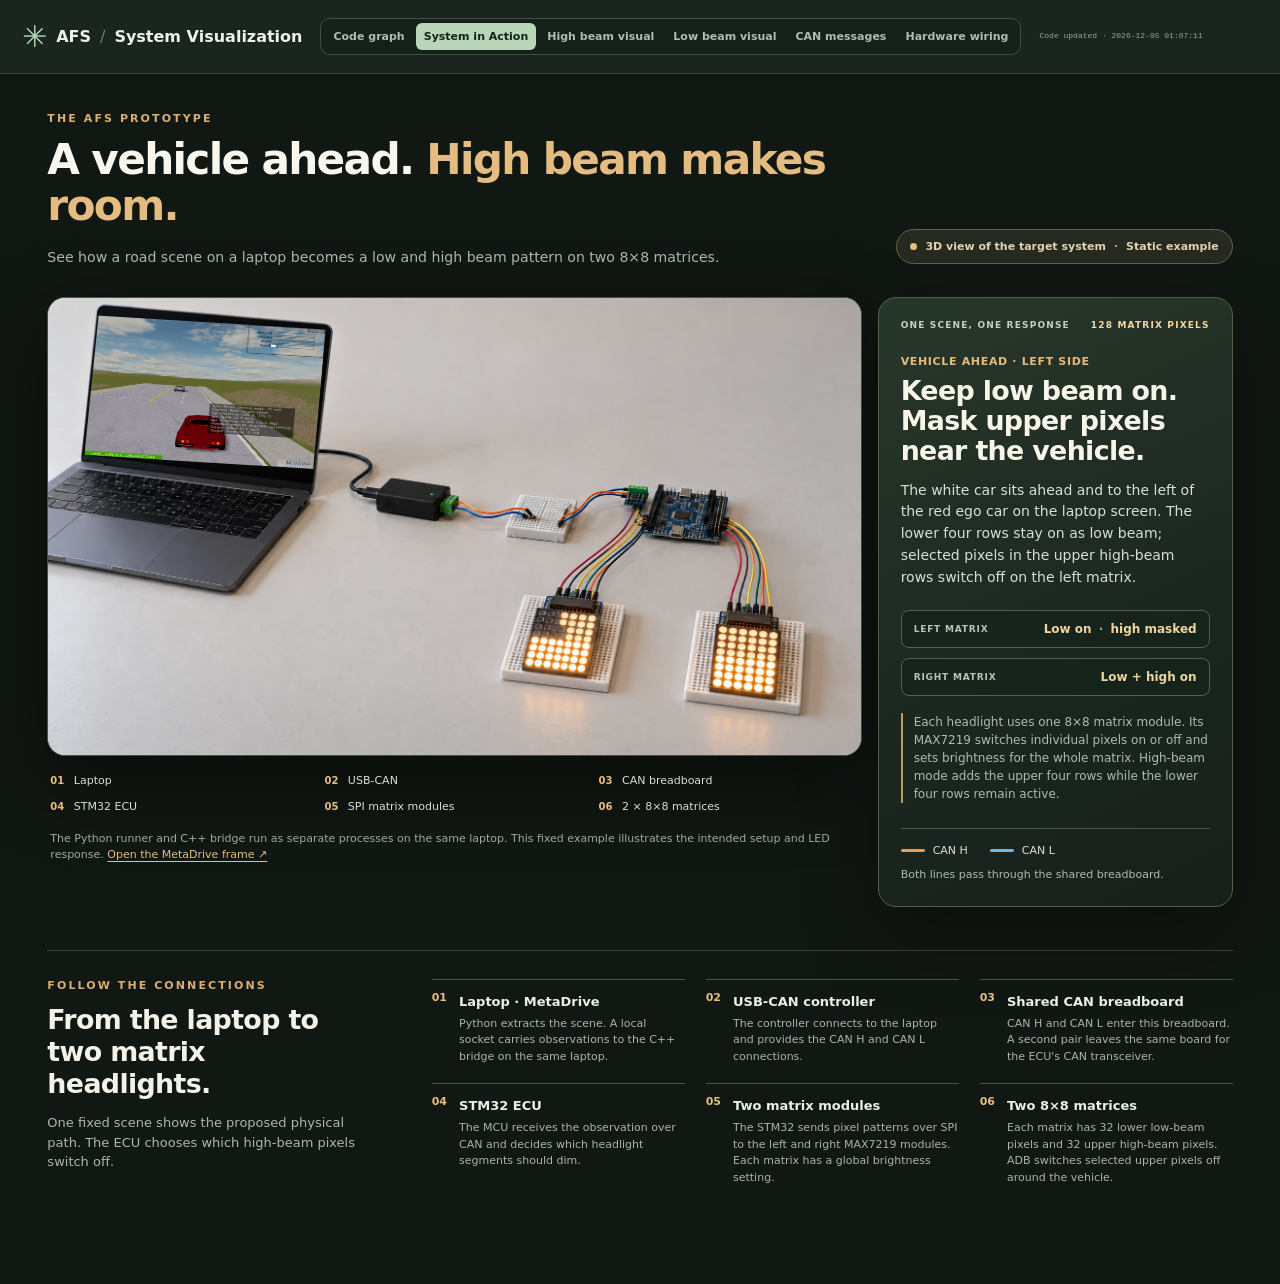
<file: tools/system_visualization/system-in-action/index.html>
<!doctype html>
<html lang="en">
  <head>
    <meta charset="utf-8">
    <meta name="viewport" content="width=device-width, initial-scale=1">
    <meta name="color-scheme" content="dark">
    <title>AFS · System in Action</title>
    <meta name="description" content="A static view of the AFS prototype: MetaDrive on a laptop, CAN wiring, STM32, and two 8x8 matrix headlights.">
    <link rel="stylesheet" href="../shared/styles.css">
    <link rel="stylesheet" href="system-in-action.css">
    <script defer src="../shared/code-timestamp.js"></script>
  </head>
  <body class="action-page">
    <div id="workspace">
      <header class="topbar">
        <a class="brand" href="../../../README.md" title="Repository README"><span class="brand-mark">✳</span> AFS <span class="brand-divider">/</span> System Visualization</a>
        <nav class="site-tabs" aria-label="Visualization views">
          <a href="../code-graph/">Code graph</a>
          <a href="index.html" aria-current="page">System in Action</a>
          <a href="../beam-visual/beam-segments.html">High beam visual</a>
          <a href="../beam-visual/beam-segments.html?mode=low">Low beam visual</a>
          <a href="../can-messages/">CAN messages</a>
          <a href="../hardware-wiring/">Hardware wiring</a>
        </nav>
        <time id="codeUpdated" class="code-updated" role="status" aria-live="polite" title="Latest modification time reported for this page and its local CSS and JavaScript files, shown in local time.">Code updated: checking…</time>
        <span class="topbar-hint">A visitor's view of the target system</span>
      </header>

      <main id="mainContent" class="action-main">
        <section class="action-intro" aria-labelledby="actionTitle">
          <div>
            <p class="intro-kicker">THE AFS PROTOTYPE</p>
            <h1 id="actionTitle">A vehicle ahead. <em>High beam makes room.</em></h1>
            <p class="intro-copy">See how a road scene on a laptop becomes a low and high beam pattern on two 8×8 matrices.</p>
          </div>
          <p class="concept-badge"><span class="badge-light" aria-hidden="true"></span> 3D view of the target system <span class="badge-separator">·</span> Static example</p>
        </section>

        <section class="story-shell" aria-label="Prototype setup and matrix masking example">
          <figure class="story-figure">
            <div class="bench-overview" aria-hidden="true">
              <div class="bench-visual">
                <img class="bench-art" src="assets/bench-3d.png" alt="" width="1672" height="941">
                <svg class="screen-composite" viewBox="0 0 1672 941" preserveAspectRatio="none" aria-hidden="true"><defs><clipPath id="overview-screen-clip"><path d="M 105 28 L 572 62 L 547 355 L 75 323 Z"/></clipPath></defs><g clip-path="url(#overview-screen-clip)"><image href="../../../simulation_runner/assets/screenshots/main_index_24_step_906_1788674762.5795348.png" width="1104" height="828" transform="matrix(.4275 .0263 -.0314 .3466 100 36)"/></g></svg>
              </div>
            </div>
            <p class="mobile-pan-hint">Full setup above. Swipe the detailed view below to inspect every connection.</p>
            <div class="story-scene" tabindex="0" aria-label="Static 3D prototype view. On narrow screens, scroll horizontally to inspect the full setup.">
              <div class="bench-visual">
                <img class="bench-art" src="assets/bench-3d-matrix.png" alt="Rendered prototype on a plain table: laptop, USB-CAN controller, shared CAN H and CAN L breadboard, STM32 ECU, and two 8x8 MAX7219 matrix modules. The lower four rows stay lit for low beam; several upper pixels are off on the left matrix." width="1672" height="941">
                <svg class="screen-composite" viewBox="0 0 1672 941" preserveAspectRatio="none" role="img" aria-label="MetaDrive frame on the laptop screen: a white car ahead-left of the red ego car."><defs><clipPath id="detail-screen-clip"><path d="M 105 28 L 572 62 L 547 355 L 75 323 Z"/></clipPath></defs><g clip-path="url(#detail-screen-clip)"><image href="../../../simulation_runner/assets/screenshots/main_index_24_step_906_1788674762.5795348.png" width="1104" height="828" transform="matrix(.4275 .0263 -.0314 .3466 100 36)"/></g></svg>
              </div>
            </div>
            <div class="bench-key" aria-label="Hardware arranged from left to right">
              <span><b>01</b> Laptop</span><span><b>02</b> USB-CAN</span><span><b>03</b> CAN breadboard</span>
              <span><b>04</b> STM32 ECU</span><span><b>05</b> SPI matrix modules</span><span><b>06</b> 2 × 8×8 matrices</span>
            </div>
            <figcaption class="scene-footnote">The Python runner and C++ bridge run as separate processes on the same laptop. This fixed example illustrates the intended setup and LED response. <a href="../../../simulation_runner/assets/screenshots/main_index_24_step_906_1788674762.5795348.png" target="_blank" rel="noopener">Open the MetaDrive frame ↗</a></figcaption>
          </figure>

          <aside class="story-console" aria-labelledby="exampleTitle">
            <div class="console-topline"><span>ONE SCENE, ONE RESPONSE</span><span>128 MATRIX PIXELS</span></div>
            <div class="console-copy">
              <p class="console-eyebrow">Vehicle ahead · left side</p>
              <h2 id="exampleTitle">Keep low beam on. Mask upper pixels near the vehicle.</h2>
              <p class="console-description">The white car sits ahead and to the left of the red ego car on the laptop screen. The lower four rows stay on as low beam; selected pixels in the upper high-beam rows switch off on the left matrix.</p>
              <div class="led-summary" aria-label="Illustrated LED states">
                <div><span class="array-name">LEFT MATRIX</span><strong>Low on <span>·</span> high masked</strong></div>
                <div><span class="array-name">RIGHT MATRIX</span><strong>Low + high on</strong></div>
              </div>
              <p class="console-detail">Each headlight uses one 8×8 matrix module. Its MAX7219 switches individual pixels on or off and sets brightness for the whole matrix. High-beam mode adds the upper four rows while the lower four rows remain active.</p>
            </div>
            <div class="wire-key" aria-label="CAN wire colors in the illustration">
              <span><i class="wire-high" aria-hidden="true"></i> CAN H</span>
              <span><i class="wire-low" aria-hidden="true"></i> CAN L</span>
              <small>Both lines pass through the shared breadboard.</small>
            </div>
          </aside>
        </section>

        <section class="story-transcript" aria-labelledby="transcriptHeading">
          <div class="transcript-intro">
            <p class="intro-kicker">FOLLOW THE CONNECTIONS</p>
            <h2 id="transcriptHeading">From the laptop to two matrix headlights.</h2>
            <p>One fixed scene shows the proposed physical path. The ECU chooses which high-beam pixels switch off.</p>
          </div>
          <ol>
            <li><span>01</span><div><strong>Laptop · MetaDrive</strong><p>Python extracts the scene. A local socket carries observations to the C++ bridge on the same laptop.</p></div></li>
            <li><span>02</span><div><strong>USB-CAN controller</strong><p>The controller connects to the laptop and provides the CAN H and CAN L connections.</p></div></li>
            <li><span>03</span><div><strong>Shared CAN breadboard</strong><p>CAN H and CAN L enter this breadboard. A second pair leaves the same board for the ECU's CAN transceiver.</p></div></li>
            <li><span>04</span><div><strong>STM32 ECU</strong><p>The MCU receives the observation over CAN and decides which headlight segments should dim.</p></div></li>
            <li><span>05</span><div><strong>Two matrix modules</strong><p>The STM32 sends pixel patterns over SPI to the left and right MAX7219 modules. Each matrix has a global brightness setting.</p></div></li>
            <li><span>06</span><div><strong>Two 8×8 matrices</strong><p>Each matrix has 32 lower low-beam pixels and 32 upper high-beam pixels. ADB switches selected upper pixels off around the vehicle.</p></div></li>
          </ol>
        </section>
      </main>
    </div>
  </body>
</html>
</file>
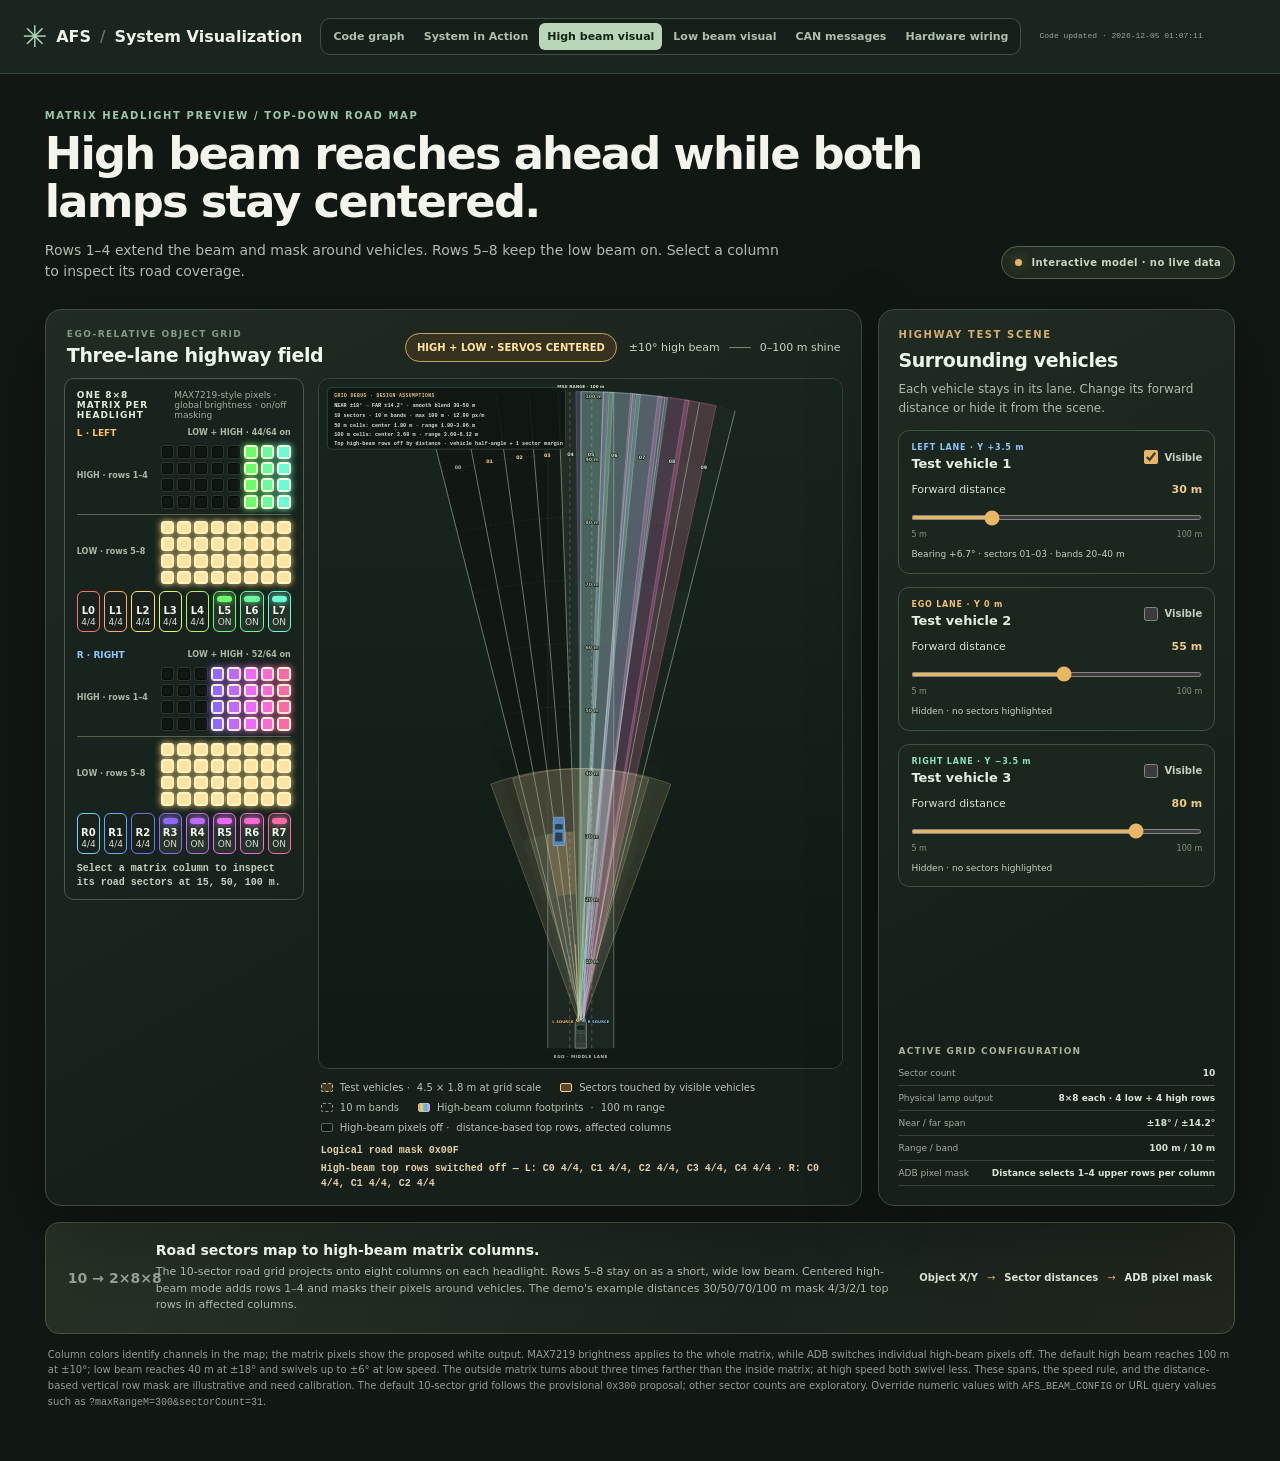
<file: tools/system_visualization/beam-segments.html>
<!doctype html>
<html lang="en">
  <head>
    <meta charset="utf-8">
    <meta http-equiv="refresh" content="0; url=beam-visual/beam-segments.html">
    <meta name="viewport" content="width=device-width, initial-scale=1">
    <title>AFS · Beam visual</title>
  </head>
  <body>
    <p>Opening the <a href="beam-visual/beam-segments.html">High beam visual</a>.</p>
    <script>window.location.replace("beam-visual/beam-segments.html" + window.location.search + window.location.hash);</script>
  </body>
</html>
</file>
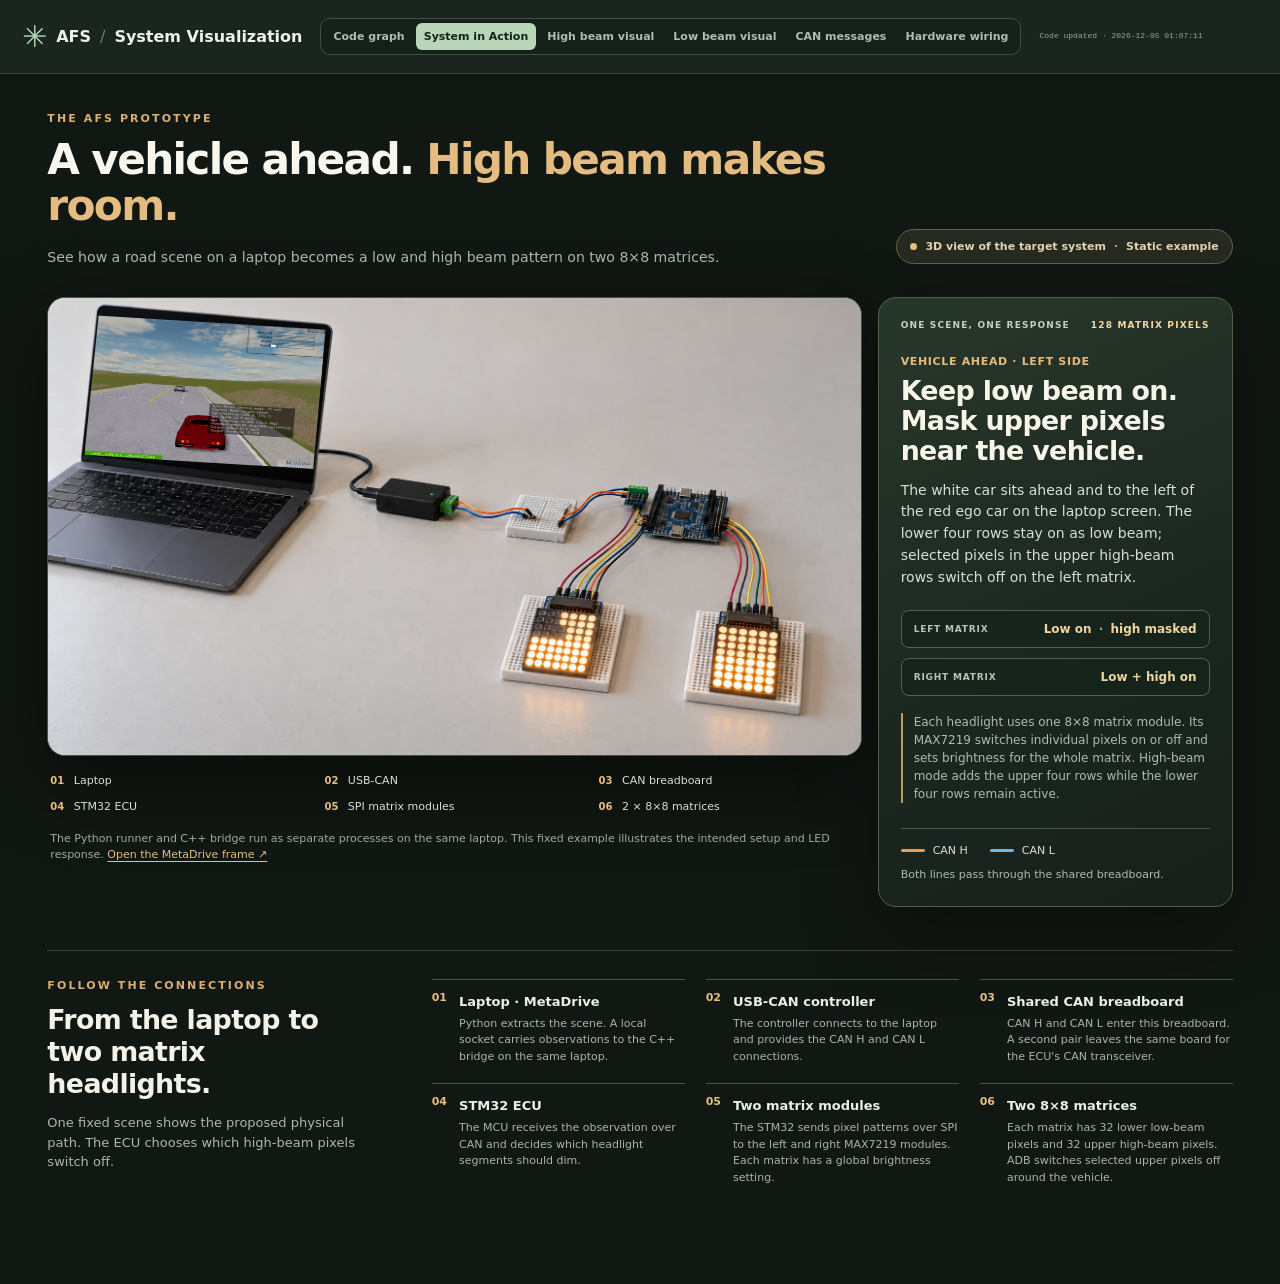
<file: tools/system_visualization/system-in-action.html>
<!doctype html>
<html lang="en">
  <head>
    <meta charset="utf-8">
    <meta http-equiv="refresh" content="0; url=system-in-action/">
    <meta name="viewport" content="width=device-width, initial-scale=1">
    <title>AFS · System in Action</title>
  </head>
  <body>
    <p>Opening the <a href="system-in-action/">System in Action view</a>.</p>
    <script>window.location.replace("system-in-action/" + window.location.search + window.location.hash);</script>
  </body>
</html>
</file>
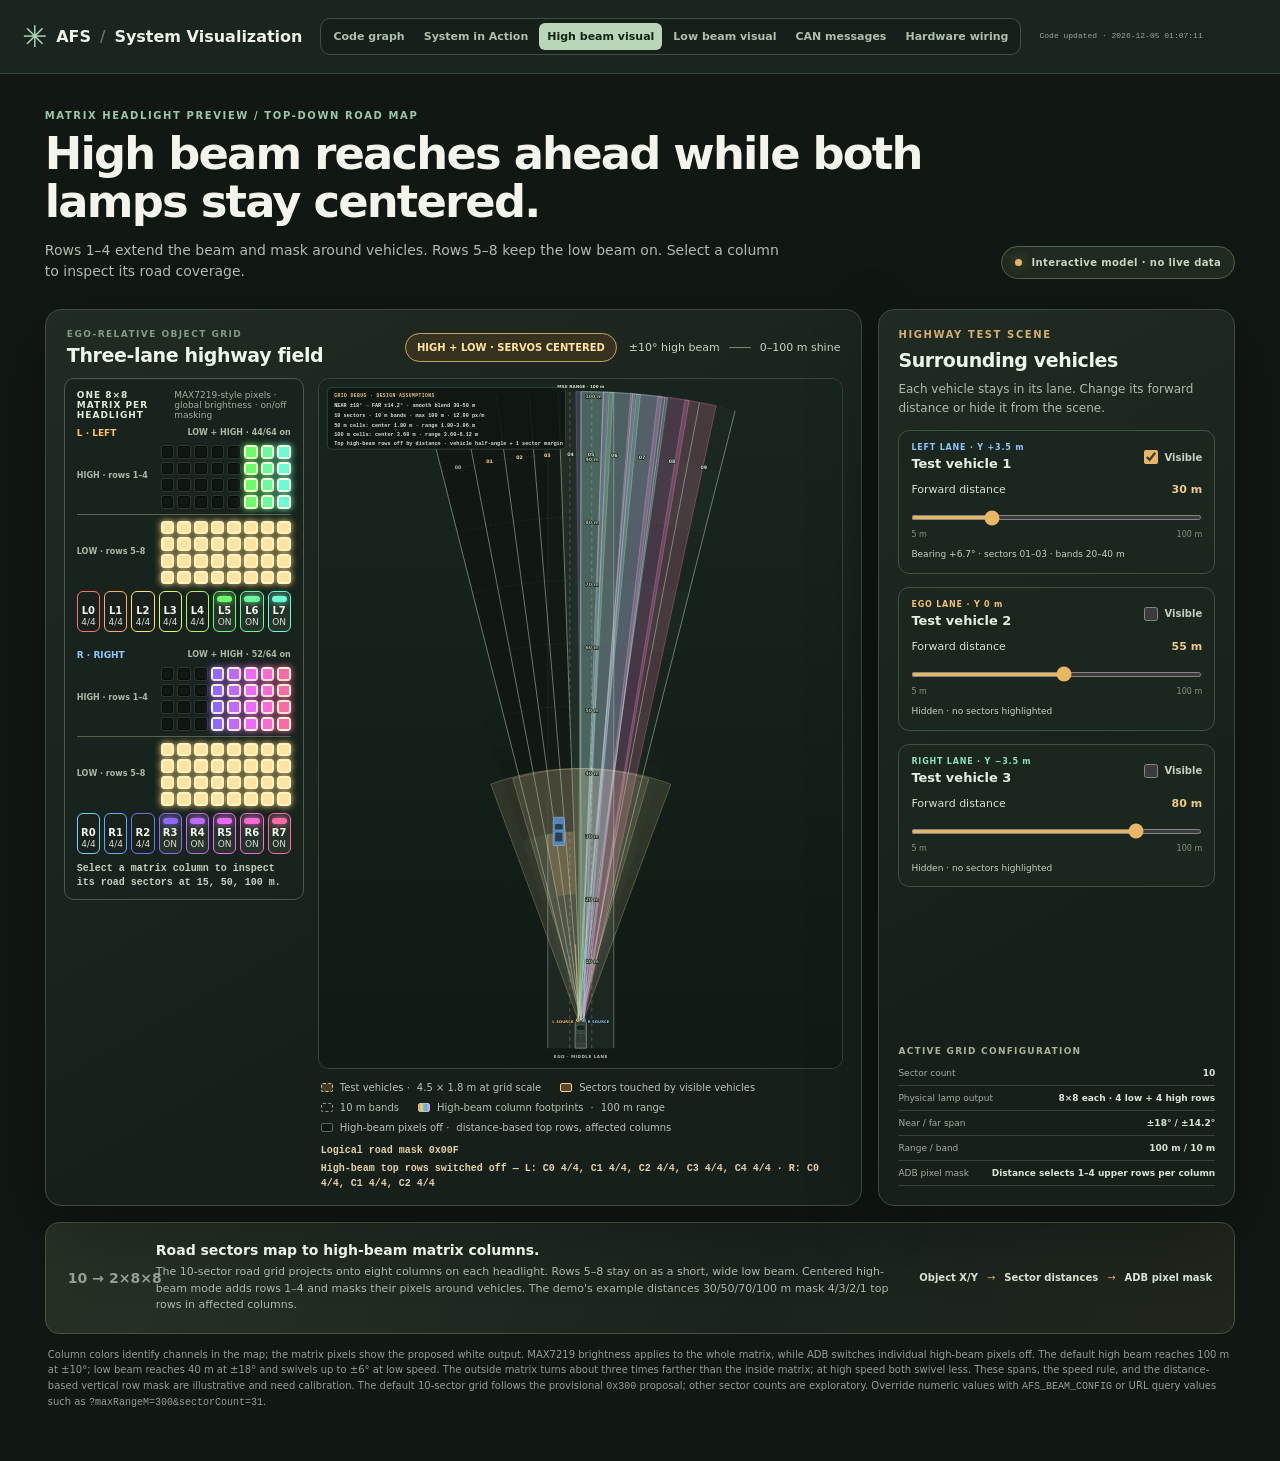
<file: tools/system_visualization/beam-visual/beam-segments.html>
<!doctype html>
<html lang="en">
  <head>
    <meta charset="utf-8">
    <meta name="viewport" content="width=device-width, initial-scale=1">
    <meta name="color-scheme" content="dark">
    <meta name="description" content="Interactive three-lane AFS preview with an 8x8 low and high beam matrix on each headlight.">
    <title>AFS · High beam visual</title>
    <link rel="stylesheet" href="../shared/styles.css">
    <link rel="stylesheet" href="beam-segments.css">
    <script defer src="beam-model.js"></script>
    <script defer src="beam-segments.js"></script>
    <script defer src="../shared/code-timestamp.js"></script>
  </head>
  <body class="beam-page">
    <div id="workspace">
      <header class="topbar">
        <a class="brand" href="../../../README.md" title="Repository README"><span class="brand-mark">✳</span> AFS <span class="brand-divider">/</span> System Visualization</a>
        <nav class="site-tabs" aria-label="Visualization views">
          <a href="../code-graph/">Code graph</a>
          <a href="../system-in-action/">System in Action</a>
          <a id="highBeamTab" href="beam-segments.html" aria-current="page">High beam visual</a>
          <a id="lowBeamTab" href="beam-segments.html?mode=low">Low beam visual</a>
          <a href="../can-messages/">CAN messages</a>
          <a href="../hardware-wiring/">Hardware wiring</a>
        </nav>
        <time id="codeUpdated" class="code-updated" role="status" aria-live="polite" title="Latest modification time reported for this page and its local CSS and JavaScript files, shown in local time.">Code updated: checking…</time>
        <span id="topbarGridSummary" class="topbar-hint">Configurable polar grid</span>
      </header>

      <main class="beam-main">
        <section class="beam-hero" aria-labelledby="beamTitle">
          <div>
            <p class="beam-kicker">MATRIX HEADLIGHT PREVIEW / TOP-DOWN ROAD MAP</p>
            <h1 id="beamTitle">High beam reaches ahead while both lamps stay centered.</h1>
            <p id="beamLede" class="beam-lede">Rows 1–4 extend the beam and mask around vehicles. Rows 5–8 keep the low beam on. Select a column to inspect its road coverage.</p>
          </div>
          <p class="model-badge"><span></span>Interactive model · no live data</p>
        </section>

        <section class="beam-layout" aria-label="Beam sector visualization and controls">
          <figure class="field-card">
            <div class="field-heading">
              <div>
                <p class="field-eyebrow">EGO-RELATIVE OBJECT GRID</p>
                <h2>Three-lane highway field</h2>
              </div>
              <div class="field-heading-tools">
                <span id="beamModeLabel" class="beam-mode-label">HIGH + LOW · SERVOS CENTERED</span>
                <span class="field-range"><span id="fieldSpanSummary">Near / far angular spans</span><i></i><span id="fieldRangeSummary">Configurable range</span></span>
              </div>
            </div>

            <section class="lamp-control-panel" aria-labelledby="lampPanelTitle">
              <div class="lamp-control-heading"><h3 id="lampPanelTitle">ONE 8×8 MATRIX PER HEADLIGHT</h3><span>MAX7219-style pixels · global brightness · on/off masking</span></div>
              <div class="matrix-pair">
                <section class="matrix-unit" aria-label="Left headlight matrix">
                  <div class="matrix-unit-heading"><span class="lamp-left-label">L · LEFT</span><span id="leftMatrixState">High and low beam</span></div>
                  <div id="leftMatrixFace" class="matrix-face">
                  <div class="matrix-band"><span>HIGH · rows 1–4</span><div id="leftHighPixels" class="matrix-grid" aria-hidden="true"></div></div>
                  <div class="matrix-band matrix-band-low"><span>LOW · rows 5–8</span><div id="leftLowPixels" class="matrix-grid" aria-hidden="true"></div></div>
                  </div>
                  <div id="leftZoneStrip" class="zone-strip" aria-label="Left matrix horizontal columns"></div>
                </section>
                <section class="matrix-unit" aria-label="Right headlight matrix">
                  <div class="matrix-unit-heading"><span class="lamp-right-label">R · RIGHT</span><span id="rightMatrixState">High and low beam</span></div>
                  <div id="rightMatrixFace" class="matrix-face">
                  <div class="matrix-band"><span>HIGH · rows 1–4</span><div id="rightHighPixels" class="matrix-grid" aria-hidden="true"></div></div>
                  <div class="matrix-band matrix-band-low"><span>LOW · rows 5–8</span><div id="rightLowPixels" class="matrix-grid" aria-hidden="true"></div></div>
                  </div>
                  <div id="rightZoneStrip" class="zone-strip" aria-label="Right matrix horizontal columns"></div>
                </section>
              </div>
              <p id="zoneFocusReadout" class="zone-focus-readout" aria-live="polite">Select a matrix column to inspect its projected road coverage at 15, 50, and 100 m.</p>
            </section>

            <svg id="beamField" class="beam-field high-beam-on" viewBox="0 0 1000 780" role="img" aria-labelledby="fieldTitle fieldDescription">
              <title id="fieldTitle">Two 8 by 8 matrix headlights and a configurable ADB polar grid</title>
              <desc id="fieldDescription">Each matrix has a low-beam base in its lower four rows and an ADB-masked high-beam extension in its upper four rows.</desc>
              <defs>
                <linearGradient id="fieldBackground" x1="0" y1="0" x2="0" y2="1">
                  <stop offset="0" stop-color="#18251e"></stop>
                  <stop offset="1" stop-color="#111a15"></stop>
                </linearGradient>
              </defs>
              <rect id="fieldBackdrop" class="field-backdrop" x="0" y="0" width="1000" height="780" rx="14"></rect>
              <path id="roadSurface" class="road-surface"></path>
              <path id="roadEdges" class="road-edge"></path>
              <path id="laneDividers" class="lane-divider"></path>
              <text id="rangeCap" class="range-cap" text-anchor="middle"></text>
              <g id="sectorCells" aria-hidden="true"></g>
              <g id="lowBeamBase" aria-hidden="true"></g>
              <g id="headlightBeams" aria-hidden="true"></g>
              <g id="gridLines" aria-hidden="true"></g>
              <g id="zoneSelectionOutline" aria-hidden="true"></g>
              <g id="rangeLabels" aria-hidden="true"></g>
              <g id="sectorLabels" aria-hidden="true"></g>
              <g id="testVehicles" aria-hidden="true"></g>
              <g id="egoVehicle" class="ego-car" aria-hidden="true">
                <path class="car-shadow" d="M494.15 959.25 L494.15 935.5 Q494.15 932.5 495.2 931.4 L495.7 930 H504.3 L504.8 931.4 Q505.85 932.5 505.85 935.5 L505.85 959.25 Z"></path>
                <path class="car-body" d="M494.15 959.25 L494.15 935.5 Q494.15 932.5 495.2 931.4 L495.7 930 H504.3 L504.8 931.4 Q505.85 932.5 505.85 935.5 L505.85 959.25 Z"></path>
                <path class="car-windshield" d="M495.2 936 Q500 933.8 504.8 936 L504.3 941 H495.7 Z"></path>
                <path class="car-roof" d="M495.15 944 H504.85 L505.35 954 H494.65 Z"></path>
                <path class="car-centerline" d="M500 942 V954"></path>
                <rect class="headlamp-housing" x="496" y="930.1" width="2.5" height=".8" rx=".3"></rect>
                <rect class="headlamp-housing" x="501.5" y="930.1" width="2.5" height=".8" rx=".3"></rect>
              </g>
              <g id="lampEmitters" aria-hidden="true"></g>
              <text id="egoCarLabel" class="car-label" text-anchor="middle" aria-hidden="true">EGO · MIDDLE LANE</text>
              <g id="gridDebugOverlay" class="grid-debug-overlay" aria-label="Grid configuration and effective cell width">
                <rect id="debugOverlayBackground" x="16" y="16" width="455" height="118" rx="8"></rect>
                <text id="debugTitle" x="29" y="35">GRID DEBUG · DESIGN ASSUMPTIONS</text>
                <text id="debugAngles" x="29" y="54"></text>
                <text id="debugRange" x="29" y="72"></text>
                <text id="debugWidthFirst" x="29" y="91"></text>
                <text id="debugWidthSecond" x="29" y="109"></text>
                <text id="debugMask" x="29" y="127"></text>
              </g>
            </svg>

            <figcaption class="field-caption">
              <span><i class="legend-target"></i> Test vehicles · <span id="vehicleSizeCaption">configured physical size</span></span>
              <span><i class="legend-sector"></i> Sectors touched by visible vehicles</span>
              <span><i class="legend-range"></i> <span id="rangeBandCaption">Range bands</span></span>
              <span><i class="legend-beam"></i> <span id="beamFootprintCaption">High-beam column footprints</span> · <span id="beamRangeCaption">configurable range</span></span>
              <span><i class="legend-mask"></i> High-beam pixels off · <span id="maskDimCaption">affected columns</span></span>
            </figcaption>
            <p id="roadMaskReadout" class="lamp-mask-readout" aria-live="polite">Logical road mask 0x0000</p>
            <p id="lampMaskReadout" class="lamp-mask-readout" aria-live="polite">Masked high-beam columns — L: none · R: none</p>
          </figure>

          <aside class="control-card" aria-labelledby="controlTitle">
            <div class="control-heading">
              <p id="controlEyebrow" class="field-eyebrow">HIGHWAY TEST SCENE</p>
              <h2 id="controlTitle">Surrounding vehicles</h2>
              <p id="controlDescription">Each vehicle stays in its lane. Change its forward distance or hide it from the scene.</p>
            </div>
            <section id="steeringControl" class="steering-control" aria-labelledby="steeringTitle" hidden>
              <div class="steering-heading"><h3 id="steeringTitle">Low-beam driving dashboard</h3><span>PREVIEW CONTROLS</span></div>
              <div class="dashboard-display">
                <div class="wheel-display">
                  <svg id="steeringWheel" class="steering-wheel" viewBox="0 0 120 120" aria-hidden="true">
                    <circle class="wheel-rim" cx="60" cy="60" r="48"></circle>
                    <path class="wheel-spokes" d="M60 60 V15 M60 60 L20 86 M60 60 L100 86"></path>
                    <path class="wheel-top-mark" d="M60 12 V23"></path>
                    <circle class="wheel-hub" cx="60" cy="60" r="13"></circle>
                  </svg>
                  <span>STEERING WHEEL</span>
                </div>
                <div class="speed-display">
                  <label class="speed-bar-label" for="speedKmh"><span>VEHICLE SPEED</span><b id="speedGainValue">75% swivel response</b></label>
                  <strong><span id="speedValue">40</span><small>km/h</small></strong>
                  <input id="speedKmh" class="speed-bar" type="range" min="0" max="120" step="1" value="40">
                  <div class="speed-scale"><span>0</span><span id="speedMaxLabel">120 km/h</span></div>
                  <div class="swivel-output" aria-live="polite"><span>MATRIX SWIVEL · LEFT / RIGHT</span><b id="swivelValue">0° · centered</b></div>
                </div>
              </div>
              <div class="dashboard-inputs">
                <div>
                  <label for="steeringAngle">Turn wheel <b id="steeringValue">0° · centered</b></label>
                  <input id="steeringAngle" type="range" min="-90" max="90" step="1" value="0">
                  <div class="range-ends"><span id="steeringRightLimit">−90° right</span><span>0°</span><span id="steeringLeftLimit">+90° left</span></div>
                </div>
              </div>
              <p id="swivelRule">The outside matrix turns three times farther than the inside one, with a modest overall swivel. Speed reduces both angles while the car stays in place.</p>
            </section>

            <section class="vehicle-control" data-lane="left" aria-labelledby="leftVehicleTitle">
              <div class="vehicle-control-heading">
                <div><p class="lane-tag">LEFT LANE · Y <span id="leftLaneOffset">+3.5 m</span></p><h3 id="leftVehicleTitle">Test vehicle 1</h3></div>
                <label class="visibility-toggle" for="leftVisible"><input id="leftVisible" type="checkbox" checked><span>Visible</span></label>
              </div>
              <div class="slider-control">
                <label for="leftRange"><span>Forward distance <b id="leftValue">30 m</b></span></label>
                <input id="leftRange" type="range" min="1" max="1" step="1" value="1">
                <div class="range-ends"><span id="leftMinLabel"></span><span id="leftMaxLabel"></span></div>
              </div>
              <p class="vehicle-readout" id="leftReadout" aria-live="polite">Bearing +6.7° · sectors 06–07 · bands 20–40 m</p>
            </section>

            <section class="vehicle-control" data-lane="center" aria-labelledby="centerVehicleTitle">
              <div class="vehicle-control-heading">
                <div><p class="lane-tag">EGO LANE · Y <span id="centerLaneOffset">0 m</span></p><h3 id="centerVehicleTitle">Test vehicle 2</h3></div>
                <label class="visibility-toggle" for="centerVisible"><input id="centerVisible" type="checkbox"><span>Visible</span></label>
              </div>
              <div class="slider-control">
                <label for="centerRange"><span>Forward distance <b id="centerValue">55 m</b></span></label>
                <input id="centerRange" type="range" min="1" max="1" step="1" value="1">
                <div class="range-ends"><span id="centerMinLabel"></span><span id="centerMaxLabel"></span></div>
              </div>
              <p class="vehicle-readout" id="centerReadout" aria-live="polite">Bearing 0.0° · sectors 07–08 · bands 50–60 m</p>
            </section>

            <section class="vehicle-control" data-lane="right" aria-labelledby="rightVehicleTitle">
              <div class="vehicle-control-heading">
                <div><p class="lane-tag">RIGHT LANE · Y <span id="rightLaneOffset">−3.5 m</span></p><h3 id="rightVehicleTitle">Test vehicle 3</h3></div>
                <label class="visibility-toggle" for="rightVisible"><input id="rightVisible" type="checkbox"><span>Visible</span></label>
              </div>
              <div class="slider-control">
                <label for="rightRange"><span>Forward distance <b id="rightValue">80 m</b></span></label>
                <input id="rightRange" type="range" min="1" max="1" step="1" value="1">
                <div class="range-ends"><span id="rightMinLabel"></span><span id="rightMaxLabel"></span></div>
              </div>
              <p class="vehicle-readout" id="rightReadout" aria-live="polite">Bearing −2.5° · sector 08 · bands 70–90 m</p>
            </section>

            <div class="grid-spec">
              <p class="readout-label">ACTIVE GRID CONFIGURATION</p>
              <div class="spec-row"><span>Sector count</span><b id="gridSectorCount"></b></div>
              <div class="spec-row"><span>Physical lamp output</span><b id="lampZoneSpec"></b></div>
              <div class="spec-row"><span>Near / far span</span><b id="gridAngularSpan"></b></div>
              <div class="spec-row"><span>Range / band</span><b id="gridRangeSpec"></b></div>
              <div class="spec-row"><span>ADB pixel mask</span><b id="gridDimSpec"></b></div>
            </div>
          </aside>
        </section>

        <section class="mapping-note" aria-label="Prototype mapping note">
          <div class="mapping-icon"><span id="logicalSectorCount"></span><span>→</span><span id="physicalZoneCount"></span></div>
          <div>
            <h2 id="mappingTitle">Road sectors map to high-beam matrix columns.</h2>
            <p id="mappingDescription">The 10-sector road grid projects onto eight columns on each headlight. Rows 5–8 stay on as a short, wide low beam. Centered high-beam mode adds rows 1–4 and masks their pixels around vehicles. The demo's example distances 30/50/70/100 m mask 4/3/2/1 top rows in affected columns.</p>
          </div>
          <p class="data-path"><b>Object X/Y</b><span>→</span><b>Sector distances</b><span>→</span><b>ADB pixel mask</b></p>
        </section>

        <p class="beam-footnote">Column colors identify channels in the map; the matrix pixels show the proposed white output. MAX7219 brightness applies to the whole matrix, while ADB switches individual high-beam pixels off. The default high beam reaches 100 m at ±10°; low beam reaches 40 m at ±18° and swivels up to ±6° at low speed. The outside matrix turns about three times farther than the inside matrix; at high speed both swivel less. These spans, the speed rule, and the distance-based vertical row mask are illustrative and need calibration. The default 10-sector grid follows the provisional <code>0x300</code> proposal; other sector counts are exploratory. Override numeric values with <code>AFS_BEAM_CONFIG</code> or URL query values such as <code>?maxRangeM=300&amp;sectorCount=31</code>.</p>
      </main>
      <noscript><p class="no-script-note">Enable JavaScript to move test vehicles and preview low-beam swivel.</p></noscript>
    </div>
  </body>
</html>
</file>
<file: tools/system_visualization/shared/styles.css>
:root { color-scheme: dark; font-family: Inter, ui-sans-serif, system-ui, sans-serif; color: #e1e9e2; background: #141a17; }
* { box-sizing: border-box; }
body { margin: 0; }
button, input, select { font: inherit; }
button { color: inherit; cursor: pointer; }
a { color: inherit; text-decoration: none; }
button, a, input, select { outline-offset: 3px; }
[hidden] { display: none !important; }
#workspace { height: 100dvh; min-height: 440px; }
.topbar { min-height: 74px; display: flex; align-items: center; gap: 18px; padding: 9px 22px; border-bottom: 1px solid #35443a; background: #1b2520; }
.brand { display: flex; align-items: center; gap: 9px; flex: none; white-space: nowrap; font-size: 16px; font-weight: 650; }
.brand-mark { font-size: 30px; color: #afd4b5; }
.brand-divider { color: #688273; font-weight: 400; }
.site-tabs { display: flex; align-items: center; gap: 3px; flex: none; padding: 4px; border: 1px solid #3c5142; border-radius: 10px; background: #142019; }
.site-tabs a { padding: 8px 11px; border-radius: 6px; color: #aebfb0; font-size: 12px; font-weight: 650; white-space: nowrap; }
.site-tabs a:hover, .site-tabs a:focus-visible { color: #f2f8ef; background: #2b4031; }
.site-tabs a[aria-current="page"] { color: #14221a; background: #b9d7b8; }
.code-updated { flex: none; color: #91a899; font: 9px/1.35 ui-monospace, SFMono-Regular, Consolas, monospace; font-variant-numeric: tabular-nums; white-space: nowrap; }
.topbar-hint { color: #91a899; font-size: 12px; white-space: nowrap; }
.search-wrap { margin-left: auto; width: min(310px, 28vw); flex: none; }
.search-box { display: flex; align-items: center; gap: 9px; padding: 9px 12px; background: #17201a; border: 1px solid #415247; border-radius: 9px; }
.search-box > span { font-size: 19px; line-height: 1; color: #a6bba9; }
.search-box input { width: 100%; border: 0; outline: 0; background: transparent; color: #e1e9e2; font-size: 12px; }
.search-box input::placeholder { color: #82998a; }
kbd { border: 1px solid #4c6151; border-radius: 4px; padding: 0 5px; color: #9db3a2; font-size: 11px; }
.layer-filter { display: flex; align-items: center; gap: 8px; color: #a8b9ab; font-size: 11px; white-space: nowrap; }
.layer-filter select { max-width: 210px; padding: 9px 12px; border: 1px solid #415247; border-radius: 8px; background: #17201a; color: #e1e9e2; font-size: 12px; }
.top-button { flex: none; border: 1px solid #49614e; border-radius: 7px; padding: 9px 12px; background: #2a3a2e; color: #d8eadb; font-size: 11px; }
.top-button:hover { background: #3a5540; }
.layout { display: grid; grid-template-columns: minmax(0, 1fr) 320px; height: calc(100dvh - 74px); min-height: 366px; }
.graph-panel { position: relative; min-width: 0; min-height: 0; overflow: hidden; background: radial-gradient(ellipse at 52% 40%, #223428 0, #151d18 70%); }
#codeGraph { display: block; width: 100%; height: 100%; touch-action: none; cursor: grab; background-image: radial-gradient(#4f675454 1px, transparent 1px); background-size: 24px 24px; }
#codeGraph:active { cursor: grabbing; }
.cluster-outline { fill: #1a261f; fill-opacity: .8; stroke-opacity: .5; stroke-width: 2; }
.cluster-outline.planned { fill: #242820; stroke-dasharray: 9 7; }
.cluster-name { fill: #eff7ef; font-size: 26px; font-weight: 650; }
.cluster-folder { fill: #a6b8a9; font-size: 17px; }
.cluster-empty { fill: #b6bcb4; font-size: 19px; }
.interaction-edge { stroke: #769187; stroke-width: 2; stroke-opacity: .36; }
.interaction-edge.data { stroke: #b4a76e; stroke-dasharray: 5 4; }
.interaction-edge.member { stroke: #abc5ac; stroke-opacity: .5; stroke-dasharray: 3 4; }
.edge-group.active .interaction-edge { stroke-opacity: .95; stroke-width: 3.5; }
.edge-group.dimmed { opacity: .12; }
.edge-label { fill: #f3e8bf; paint-order: stroke; stroke: #17221c; stroke-width: 5; stroke-linejoin: round; font-size: 15px; font-weight: 600; }
.graph-node { cursor: pointer; outline: none; transition: opacity .18s ease; }
.graph-node.dimmed { opacity: .16; }
.node-circle { fill: color-mix(in srgb, var(--node-color) 28%, #15221a); stroke: var(--node-color); stroke-width: 3; }
.graph-node.child .node-circle { fill: color-mix(in srgb, var(--node-color) 34%, #15221a); stroke-width: 2; }
.graph-node:hover .node-circle, .graph-node:focus-visible .node-circle { fill: color-mix(in srgb, var(--node-color) 47%, #15221a); stroke-width: 4; }
.graph-node.selected .node-circle { stroke: #f3ffcf; stroke-width: 5; }
.node-title { fill: #f7fbf7; font-weight: 650; text-anchor: middle; pointer-events: none; }
.node-toggle-bg { fill: #263b2d; stroke: #d0ead2; stroke-width: 1.5; }
.node-toggle { fill: #f2fff2; font-size: 17px; font-weight: 600; text-anchor: middle; pointer-events: none; }
.details-panel { min-width: 0; overflow: auto; padding: 29px 23px; border-left: 1px solid #35443a; background: #1b241e; }
.eyebrow { margin: 0 0 20px; color: #96b19b; font-size: 10px; letter-spacing: .13em; text-transform: uppercase; }
.detail-empty, #detailDescription { color: #bacbbd; font-size: 13px; line-height: 1.65; }
.detail-kind { margin: 0 0 9px; color: #96b19b; font-size: 12px; }
#detailTitle { margin: 0 0 13px; color: #eff7ef; font-size: 20px; font-weight: 620; overflow-wrap: anywhere; }
#detailDescription { margin: 0; }
.connection-heading { margin: 20px 0 8px; color: #a6c2a8; font-size: 11px; font-weight: 700; text-transform: uppercase; letter-spacing: .08em; }
.connection-list { margin: 0; padding: 0; list-style: none; }
.connection-list li { margin: 6px 0; font-size: 13px; line-height: 1.4; }
.connection-link { padding: 0; border: 0; background: transparent; color: #cfebd0; text-align: left; }
.connection-link:hover { text-decoration: underline; }
.connection-type { color: #91a398; }
#detailSources { margin-top: 20px; padding-top: 13px; border-top: 1px solid #3c5040; }
#detailSources:empty { display: none; }
.source-link { display: inline-block; color: #bce1c1; font-size: 12px; overflow-wrap: anywhere; }
.source-link:hover { color: #fff; text-decoration: underline; }
.bottom-bar { position: absolute; left: 0; right: 0; bottom: 0; display: flex; align-items: center; justify-content: space-between; gap: 12px; min-height: 48px; padding: 7px 18px; border-top: 1px solid #324339; background: #1b251fea; }
#mapStatus { color: #9cb19f; font-size: 11px; }
.map-controls { display: flex; align-items: center; gap: 5px; flex: none; }
.map-controls button { min-width: 28px; height: 28px; border: 1px solid #445a49; border-radius: 5px; background: #28382d; }
.map-controls button:hover { background: #3c5942; }
#zoomLevel { min-width: 37px; text-align: center; color: #b2c6b5; font-size: 10px; }
noscript { display: block; padding: 20px; }
@media (max-width: 1450px) {
  .topbar-hint { display: none; }
  .code-updated { font-size: 8px; }
  .site-tabs { max-width: calc(100vw - 400px); overflow-x: auto; scrollbar-width: thin; }
  .site-tabs a { padding: 7px 8px; font-size: 11px; }
}
@media (max-width: 1850px) {
  .code-graph-page #workspace { display: flex; flex-direction: column; height: 100dvh; }
  .code-graph-page .topbar { flex: none; flex-wrap: wrap; gap: 8px; }
  .code-graph-page .site-tabs { max-width: calc(100vw - 520px); overflow-x: auto; scrollbar-width: thin; }
  .code-graph-page .site-tabs a { padding: 7px 8px; font-size: 11px; }
  .code-graph-page .search-wrap { width: min(260px, 24vw); }
  .code-graph-page .layout { flex: 1; height: auto; min-height: 0; }
}
@media (max-width: 1040px) {
  .layout { grid-template-columns: minmax(0, 1fr) 270px; }
  .details-panel { padding: 22px 17px; }
}
@media (max-width: 700px) {
  body.code-graph-page #workspace { display: flex; flex-direction: column; }
  .topbar { height: auto; min-height: 64px; gap: 9px; padding: 9px 13px; flex-wrap: wrap; }
  .brand { font-size: 14px; }
  .site-tabs { order: 2; margin-left: auto; }
  .site-tabs { max-width: 100%; }
  .code-graph-page .site-tabs { max-width: 100%; }
  .site-tabs a { padding: 7px 8px; font-size: 11px; }
  .code-updated { order: 3; margin-left: auto; }
  .search-wrap { order: 4; width: calc(100% - 154px); margin: 0; }
  .layer-filter { order: 5; width: 145px; }
  .layer-filter select { width: 100%; }
  .layer-filter { font-size: 0; }
  .top-button { order: 6; margin-left: auto; }
  .layout { display: flex; flex: 1; flex-direction: column; height: auto; min-height: 0; }
  .graph-panel { flex: 1; }
  .details-panel { flex: none; height: 215px; padding: 12px 16px; border-left: 0; border-top: 1px solid #35443a; }
  .eyebrow { margin-bottom: 9px; }
  .bottom-bar { padding: 6px 10px; }
  #mapStatus { display: none; }
  .map-controls { margin-left: auto; }
}
@media (max-width: 520px) {
  .site-tabs { width: 100%; margin: 0; }
  .site-tabs a { flex: 1; padding: 7px 5px; font-size: 10px; text-align: center; white-space: normal; }
  .layout { height: auto; }
}
@media (prefers-reduced-motion: reduce) {
  .graph-node { transition: none; }
}

/* Optional ordered functionality overlay. */
.functionality-panel { padding-bottom: 20px; border-bottom: 1px solid #3c5040; }
.functionality-heading-row { display: flex; align-items: center; justify-content: space-between; gap: 12px; }
.functionality-heading-row h2 { margin: 0; color: #f4f5e9; font-size: 16px; font-weight: 680; }
#clearFunctionality { padding: 4px 8px; border: 1px solid #6f6b4e; border-radius: 6px; background: #393b2d; color: #f3dfaa; font-size: 11px; }
#clearFunctionality:hover { background: #555139; }
.functionality-hint { margin: 8px 0 13px; color: #a8b7a8; font-size: 12px; line-height: 1.4; }
.functionality-list { display: grid; gap: 5px; max-height: 238px; overflow: auto; padding-right: 3px; }
.functionality-option { width: 100%; padding: 9px 10px; border: 1px solid #3e5344; border-radius: 8px; background: #223027; text-align: left; }
.functionality-option:hover, .functionality-option:focus-visible { border-color: #b4c991; background: #304334; }
.functionality-option.active { border-color: #f1cd82; background: #48402a; }
.functionality-option strong { display: block; color: #eef4e9; font-size: 13px; font-weight: 650; }
.functionality-option small { display: block; margin-top: 3px; color: #aebfae; font-size: 12px; line-height: 1.3; }
.functionality-detail { margin-top: 16px; }
.functionality-detail h3 { margin: 0 0 6px; color: #f5dfa5; font-size: 14px; }
.functionality-detail > p { margin: 0 0 10px; color: #b8c4b5; font-size: 12px; line-height: 1.5; }
#functionalitySteps { display: grid; gap: 7px; max-height: 285px; margin: 0; padding: 0 3px 0 0; overflow: auto; list-style: none; }
#functionalitySteps li { display: grid; grid-template-columns: 21px minmax(0, 1fr); column-gap: 8px; padding: 6px 4px; border-top: 1px solid #3c4c3c; }
.functionality-step-number { display: grid; place-items: center; width: 21px; height: 21px; border-radius: 50%; background: #dfb66d; color: #1d261d; font-size: 11px; font-weight: 750; }
.functionality-step-jump { padding: 0; border: 0; background: transparent; color: #e9f5da; text-align: left; font-size: 13px; line-height: 1.35; }
.functionality-step-jump:hover { color: #fff; text-decoration: underline; }
.functionality-step-action, .functionality-source { grid-column: 2; font-size: 12px; line-height: 1.4; }
.functionality-step-action { color: #b8c6b3; }
.functionality-source { width: fit-content; margin-top: 4px; color: #e6c982; }
.functionality-source:hover { text-decoration: underline; }
.node-detail-panel { padding-top: 20px; }
#functionalityEdges, #functionalityBadges { pointer-events: none; }
.flow-mode .edge-group { opacity: .09; }
.graph-node.flow-active { opacity: 1; }
.graph-node.flow-active .node-circle { stroke: #ffe2a1; stroke-width: 5; filter: drop-shadow(0 0 10px #f6bc5a); }
.graph-node.flow-muted { opacity: .1; }
.functionality-step-edge { opacity: 0; animation: functionality-appear .01s linear var(--flow-delay) forwards; }
.functionality-path { fill: none; stroke: #f9d886; stroke-width: 5; stroke-linecap: round; stroke-linejoin: round; stroke-dasharray: 100; stroke-dashoffset: 100; animation: functionality-draw .5s ease var(--flow-delay) forwards; }
.functionality-label-bg { fill: #44371f; stroke: #f9d886; stroke-width: 1.5; }
.functionality-label { fill: #fff1c7; font-size: 14px; font-weight: 680; }
.functionality-start rect { fill: #d6a94f; }
.functionality-start text { fill: #1d261d; font-size: 12px; font-weight: 750; }
@keyframes functionality-appear { to { opacity: 1; } }
@keyframes functionality-draw { to { stroke-dashoffset: 0; } }
@media (max-width: 700px) {
  .details-panel { height: 42vh; }
  .functionality-list { max-height: 145px; }
  #functionalitySteps { max-height: 160px; }
}
@media (prefers-reduced-motion: reduce) {
  .functionality-step-edge, .functionality-path { animation: none; opacity: 1; stroke-dashoffset: 0; }
}
</file>
<file: tools/system_visualization/can-messages/can-messages.css>
.can-messages-page { color-scheme: light; color: #3d3026; background: #fff8f0; }
.can-messages-page #workspace { min-height: 100dvh; height: auto; background: #fff8f0; }
.can-messages-page .topbar { border-color: #e9c7a6; background: #fff0df; }
.can-messages-page .brand { color: #493321; }
.can-messages-page .brand-mark { color: #e77722; }
.can-messages-page .brand-divider { color: #bd895c; }
.can-messages-page .site-tabs { border-color: #e6c4a2; background: #fffaf5; }
.can-messages-page .site-tabs a { color: #795638; }
.can-messages-page .site-tabs a:hover, .can-messages-page .site-tabs a:focus-visible { color: #5b310f; background: #ffe5ca; }
.can-messages-page .site-tabs a[aria-current="page"] { color: #fffaf5; background: #dc6d1c; }
.can-messages-page .code-updated { color: #906748; }
.can-main { width: min(1240px, 100% - 36px); margin: 0 auto; padding: 34px 0 28px; }
.can-intro { max-width: 780px; margin: 0 auto 22px; text-align: center; }
.can-kicker { margin: 0 0 8px; color: #bc5c12; font-size: 10px; font-weight: 750; letter-spacing: .14em; }
.can-intro h1 { margin: 0; color: #392719; font-size: clamp(30px, 4vw, 46px); letter-spacing: -.035em; }
.can-intro > p:not(.can-kicker) { margin: 10px auto 0; color: #6b5645; font-size: 14px; line-height: 1.55; }
.can-intro .can-note { display: inline-block; margin-top: 14px !important; padding: 8px 12px; border: 1px solid #edbd88; border-radius: 8px; background: #fff0dc; color: #62472e; font-size: 12px !important; }
.can-note strong { color: #a64e0a; }
.message-index { display: grid; grid-template-columns: repeat(5, minmax(0, 1fr)); gap: 8px; margin: 0 0 16px; }
.message-index a { display: flex; align-items: center; gap: 9px; min-width: 0; padding: 10px 12px; border: 1px solid #e9c9a8; border-radius: 9px; background: #fffdf9; transition: border-color .15s ease, background .15s ease; }
.message-index a:hover, .message-index a:focus-visible { border-color: #e79a58; background: #fff0df; }
.message-index strong { color: #bd5d14; font: 700 12px/1 ui-monospace, SFMono-Regular, Consolas, monospace; }
.message-index span { overflow: hidden; color: #725a46; font-size: 11px; text-overflow: ellipsis; white-space: nowrap; }
.message-list { display: grid; gap: 12px; }
.message-card { scroll-margin-top: 16px; padding: 16px 18px 17px; border: 1px solid #ead2bb; border-radius: 10px; background: #fffefd; box-shadow: 0 5px 18px #9d62201c; }
.message-heading { display: flex; align-items: center; justify-content: space-between; gap: 18px; }
.message-title { display: flex; align-items: center; gap: 12px; min-width: 0; }
.message-id { display: grid; place-items: center; min-width: 65px; height: 40px; padding: 0 8px; border: 1px solid #dc7a2d; border-radius: 8px; background: #fff0df; color: #ad4f0c; font: 750 14px/1 ui-monospace, SFMono-Regular, Consolas, monospace; }
.message-title h2 { margin: 0; color: #3c2b1d; font-size: 18px; font-weight: 680; overflow-wrap: anywhere; }
.message-title p { margin: 4px 0 0; color: #87694d; font-size: 11px; }
.message-meta { display: flex; justify-content: flex-end; flex-wrap: wrap; gap: 6px; flex: none; }
.message-meta > span { padding: 5px 8px; border: 1px solid #e6ccb2; border-radius: 99px; color: #725a46; font: 600 10px/1.2 ui-monospace, SFMono-Regular, Consolas, monospace; white-space: nowrap; }
.message-meta .status-chip { border-color: #e0b175; background: #fff4df; color: #795018; font-family: inherit; }
.message-meta .status-pending { border-color: #e9a56e; background: #fff0e3; color: #9b4a0c; }
.sample-payload { display: flex; align-items: center; flex-wrap: wrap; gap: 9px; margin: 10px 0 8px; }
.sample-payload strong { color: #80654e; font-size: 10px; font-weight: 650; text-transform: uppercase; letter-spacing: .06em; }
.sample-payload code { padding: 5px 8px; border: 1px solid #e8c8a7; border-radius: 5px; background: #fff8ee; color: #91470f; font: 650 11px/1.2 ui-monospace, SFMono-Regular, Consolas, monospace; letter-spacing: .05em; }
.grid-bit-note { margin: 8px 0; padding: 8px 10px; border-left: 3px solid #dc792d; background: #fff4e8; color: #604c3c; font-size: 11px; line-height: 1.5; }
.grid-bit-note strong { color: #a64e0a; }
.grid-bit-note code { color: #a64e0a; font: 650 10px ui-monospace, SFMono-Regular, Consolas, monospace; }
.byte-map-section { margin: 12px 0 10px; padding: 11px 12px 12px; border: 1px solid #edd8c2; border-radius: 8px; background: #fffaf5; }
.byte-map-heading { display: flex; align-items: baseline; justify-content: space-between; gap: 10px; margin-bottom: 9px; }
.byte-map-heading h3 { margin: 0; color: #70421f; font-size: 12px; font-weight: 700; }
.byte-map-heading p { margin: 0; color: #8b735f; font-size: 10px; }
.byte-map-scroll { overflow-x: auto; padding-bottom: 4px; }
.byte-map-grid { display: grid; grid-template-columns: repeat(var(--byte-count), minmax(132px, 1fr)); gap: 8px; min-width: var(--byte-map-width); }
.byte-segment { min-width: 0; padding: 7px 6px 8px; border: 1px solid #e7c6a5; border-radius: 7px; background: #fffefd; }
.byte-segment h4 { margin: 0 0 6px; color: #a45113; font: 700 10px/1.2 ui-monospace, SFMono-Regular, Consolas, monospace; text-align: center; }
.byte-bit-row { display: grid; grid-template-columns: repeat(8, minmax(0, 1fr)); gap: 2px; }
.byte-bit { display: grid; justify-items: center; align-content: center; gap: 2px; min-width: 0; min-height: 35px; border: 1px solid #eadbca; border-radius: 3px; background: #fff8f0; color: #5b4938; }
.byte-bit-set { border-color: #df9a61; background: #ffead8; color: #8c430e; }
.byte-bit-reserved { border-color: #e5dfd7; background: #f5f1ec; color: #8b8278; }
.byte-bit-index { color: #958170; font: 8px/1 ui-monospace, SFMono-Regular, Consolas, monospace; }
.byte-bit strong { font: 700 11px/1 ui-monospace, SFMono-Regular, Consolas, monospace; }
.byte-callouts { display: grid; gap: 4px; margin-top: 7px; }
.byte-callout { display: grid; justify-items: center; min-width: 0; text-align: center; }
.byte-callout-arrow { height: 14px; color: #d56d1d; font: 700 13px/14px Arial, sans-serif; }
.byte-callout a { max-width: 100%; color: #8f4a18; font-size: 9px; line-height: 1.25; overflow-wrap: anywhere; text-decoration: underline; text-decoration-color: #e4b58e; text-underline-offset: 2px; }
.byte-callout a:hover, .byte-callout a:focus-visible { color: #b34d08; text-decoration-color: currentColor; }
.byte-callout small { display: block; margin-top: 2px; color: #927a64; font: 8px/1.2 ui-monospace, SFMono-Regular, Consolas, monospace; }
.byte-callout-reserved a { color: #85796d; }
.signal-table { overflow: auto; border: 1px solid #e8d5c2; border-radius: 7px; }
.signal-list { width: 100%; border-collapse: collapse; background: #fffefd; color: #493b30; font-size: 11px; line-height: 1.4; }
.signal-list th, .signal-list td { padding: 7px 9px; border-bottom: 1px solid #efe3d7; text-align: left; vertical-align: top; }
.signal-list thead th { position: sticky; top: 0; z-index: 1; background: #ffead5; color: #83410f; font-size: 10px; font-weight: 700; letter-spacing: .045em; }
.signal-list tbody tr:nth-child(even) { background: #fff8f1; }
.signal-list tbody tr:last-child td { border-bottom: 0; }
.signal-list td:first-child { min-width: 170px; color: #a94e0b; font: 650 10px/1.4 ui-monospace, SFMono-Regular, Consolas, monospace; }
.signal-list td:nth-child(2), .signal-list td:nth-child(3) { min-width: 62px; color: #76583e; font: 600 10px/1.4 ui-monospace, SFMono-Regular, Consolas, monospace; white-space: nowrap; }
.signal-list td:nth-child(4) { min-width: 300px; color: #594a3e; }
.signal-list td:nth-child(5) { min-width: 160px; color: #3e332a; }
.can-footer { display: flex; justify-content: space-between; gap: 12px; padding: 17px 3px 0; color: #806d5c; font-size: 10px; }
.can-footer a { color: #a6500e; text-decoration: underline; text-underline-offset: 2px; }
@media (max-width: 1050px) {
  .can-main { width: min(900px, 100% - 28px); padding-top: 26px; }
  .message-index { grid-template-columns: repeat(3, minmax(0, 1fr)); }
}
@media (max-width: 700px) {
  .can-main { width: calc(100% - 20px); padding: 20px 0; }
  .message-index { grid-template-columns: repeat(2, minmax(0, 1fr)); gap: 6px; }
  .message-index a { padding: 9px; }
  .message-card { padding: 13px 10px; }
  .message-heading { align-items: flex-start; flex-direction: column; gap: 10px; }
  .message-meta { justify-content: flex-start; }
  .byte-map-section { padding: 9px 8px; }
  .byte-map-heading { align-items: flex-start; flex-direction: column; gap: 4px; }
  .signal-list { min-width: 780px; }
  .can-footer { flex-direction: column; }
}
@media (max-width: 380px) {
  .message-index { grid-template-columns: 1fr; }
  .message-index a { justify-content: space-between; }
}
@media (prefers-reduced-motion: reduce) {
  .message-index a { transition: none; }
}
</file>
<file: tools/system_visualization/hardware-wiring/hardware-wiring.css>
.hardware-wiring-page { min-height: 100vh; background: #131b17; }
.hardware-wiring-page #workspace { height: auto; min-height: 100vh; }
.hardware-wiring-page .topbar { position: sticky; top: 0; z-index: 5; }
.hardware-main { width: min(1720px, 100%); margin: 0 auto; padding: 34px clamp(16px, 3vw, 44px) 64px; }
.hardware-intro { display: flex; align-items: flex-end; justify-content: space-between; gap: 26px; margin: 5px 0 24px; }
.wiring-kicker, .panel-kicker { margin: 0 0 9px; color: #8bb49a; font-size: 10px; font-weight: 800; letter-spacing: .16em; text-transform: uppercase; }
.hardware-intro h1 { margin: 0; color: #eef6ed; font-size: clamp(30px, 4vw, 48px); font-weight: 650; letter-spacing: -.04em; }
.hardware-intro p:not(.wiring-kicker) { max-width: 760px; margin: 11px 0 0; color: #b7c9bb; font-size: 15px; line-height: 1.6; }
.draft-badge { display: flex; align-items: center; gap: 12px; flex: none; padding: 12px 15px; border: 1px solid #725a31; border-radius: 11px; background: #30291c; }
.draft-badge > span { width: 11px; height: 11px; border-radius: 50%; background: #f0c06b; box-shadow: 0 0 15px #f0c06b77; }
.draft-badge strong, .draft-badge small { display: block; }
.draft-badge strong { color: #f1d99f; font-size: 12px; }
.draft-badge small { margin-top: 3px; color: #c6b99c; font-size: 10px; }
.wiring-summary { display: grid; grid-template-columns: repeat(3, minmax(0, 1fr)); gap: 10px; margin-bottom: 16px; }
.wiring-summary > div { display: flex; align-items: flex-start; gap: 11px; min-height: 82px; padding: 13px 15px; border: 1px solid #304439; border-radius: 11px; background: #1b2820; }
.wiring-summary p { margin: 0; color: #aebeb1; font-size: 11px; line-height: 1.55; }
.wiring-summary strong { color: #e1ebdf; font-size: 12px; }
.summary-icon { display: grid; place-items: center; flex: none; width: 26px; height: 26px; border-radius: 8px; background: #304a38; color: #bfe4bf; font: 750 10px ui-monospace, monospace; }
.warning-icon { background: #574329; color: #f2ca81; font-size: 14px; }
.diagram-card, .net-panel, .pin-map-panel { border: 1px solid #34493b; border-radius: 14px; background: #1a241e; box-shadow: 0 12px 35px #0002; }
.diagram-card { overflow: hidden; }
.diagram-heading, .pin-map-heading, .panel-heading-row { display: flex; align-items: center; justify-content: space-between; gap: 20px; padding: 17px 20px; border-bottom: 1px solid #304238; }
.diagram-heading h2, .pin-map-heading h2, .panel-heading-row h2 { margin: 0; color: #e9f2e7; font-size: 18px; font-weight: 640; letter-spacing: -.015em; }
.diagram-heading .panel-kicker, .pin-map-heading .panel-kicker, .panel-heading-row .panel-kicker { margin-bottom: 5px; font-size: 9px; }
.diagram-meta { display: flex; gap: 7px; flex-wrap: wrap; justify-content: flex-end; }
.diagram-meta span, .candidate-chip { padding: 6px 9px; border: 1px solid #405649; border-radius: 999px; color: #a9c0ad; background: #202e25; font-size: 10px; white-space: nowrap; }
.diagram-meta span:last-child, .candidate-chip { border-color: #675632; color: #e1c783; background: #302a1d; }
.diagram-scroll { overflow: auto; background: #dfe4df; scrollbar-color: #87948a #dfe4df; }
#wiringDiagram { display: block; width: 100%; min-width: 2040px; height: auto; }
.schematic-sheet { fill: #f8faf8; stroke: #9aa79e; stroke-width: 1.5; }
.schematic-grid { fill: url(#schematicGrid); }
.schematic-title { fill: #17271e; font: 750 16px ui-monospace, monospace; letter-spacing: 1px; }
.schematic-subtitle { fill: #806330; font: 700 10px ui-monospace, monospace; letter-spacing: .8px; }
.zone-label { fill: #7a8a7d; font: 750 10px ui-monospace, monospace; letter-spacing: 1.7px; }
.symbol-box { fill: #fff; stroke: #30443a; stroke-width: 2; }
.host-symbol { fill: #eef3ef; }
.mcu-symbol { fill: #f2f7f2; stroke: #276445; stroke-width: 2.5; }
.actuator-symbol { fill: #fcfdfc; }
.uncertain-symbol { fill: #fffbf1; stroke: #a37b37; stroke-dasharray: 7 5; }
.matrix-symbol { fill: #fbfcfb; }
.supply-box { fill: #f3f5f1; }
.reference { fill: #33704e; font: 750 10px ui-monospace, monospace; letter-spacing: .7px; }
.symbol-title { fill: #1b2b21; font: 750 13px ui-monospace, monospace; }
.symbol-note { fill: #5c6b61; font: 9px ui-monospace, monospace; }
.warning-text { fill: #8a6428; }
.pin-caption, .mcu-pin-label, .right-pin-label { fill: #33453a; font: 700 10px ui-monospace, monospace; }
.vertical-pin-caption { font-size: 9px; }
.matrix-icon { fill: none; stroke: #718175; stroke-width: 1; }
.hardware-pin { fill: #f3c85c; stroke: #26382e; stroke-width: 1.5; transition: fill .16s ease, filter .16s ease, r .16s ease; }
.hardware-pin.active { fill: #ffe47f; filter: drop-shadow(0 0 5px #b48624); stroke: #6e541c; stroke-width: 2; }
.hardware-pin.dimmed { opacity: .2; }
.junction-dot { fill: #33453a; stroke: #f8faf8; stroke-width: 1; }
.junction-dot.active { fill: #ffe47f; stroke: #6e541c; }
.wire-layer { color: #304c3e; }
.wire { fill: none; stroke: #43594c; stroke-width: 3; stroke-linecap: square; stroke-linejoin: round; opacity: .92; cursor: pointer; transition: opacity .15s ease, stroke-width .15s ease, filter .15s ease; }
.wire:hover, .wire:focus-visible { stroke-width: 5; opacity: 1; outline: none; filter: drop-shadow(0 0 3px currentColor); }
.wire[data-net="usb"] { stroke: #64746b; stroke-width: 3; }
.wire[data-net="can-h"] { stroke: #cb7d00; }
.wire[data-net="can-l"] { stroke: #167a9b; }
.wire[data-net="termination"] { stroke: #a27424; stroke-width: 2.5; }
.wire[data-net="swdio"], .wire[data-net="swclk"], .wire[data-net="nrst"] { stroke: #79549a; }
.wire[data-net="can-tx"], .wire[data-net="can-rx"] { stroke: #b84c36; }
.wire[data-net="i2c-scl"], .wire[data-net="i2c-sda"] { stroke: #27805c; }
.wire[data-net="pwm-left"], .wire[data-net="pwm-right"] { stroke: #74459a; }
.wire[data-net="servo-feedback-left"], .wire[data-net="servo-feedback-right"] { stroke: #bb4664; }
.wire[data-net="spi-clock"] { stroke: #187875; }
.wire[data-net="spi-mosi"] { stroke: #305fa7; }
.wire[data-net="matrix-load-left"], .wire[data-net="matrix-load-right"] { stroke: #83702f; }
.wire-power { stroke: #bd4c39; }
.wire[data-net="3v3"] { stroke: #a34e3d; }
.wire[data-net="servo-power"] { stroke: #bd4c39; }
.wire[data-net="led-power"] { stroke: #b47b18; }
.wire[data-net="can-power"] { stroke: #a34e3d; }
.wire-ground { stroke: #59675e; stroke-width: 2.5; }
.optional-wire { stroke-dasharray: 6 5; }
.wire.active { opacity: 1; stroke-width: 5; filter: drop-shadow(0 0 4px currentColor); }
.wire.dimmed { opacity: .1; }
.wire-ground[data-net="ground"]:not(.active) { opacity: .9; }
.termination-wire { stroke-dasharray: 3 3; }
.ground-bus-label rect { fill: #edf1ed; stroke: #89978d; stroke-width: 1; }
.ground-bus-label text { fill: #49584e; font: 700 10px ui-monospace, monospace; letter-spacing: 1px; }
.diagram-footnote { fill: #607066; font: 10px ui-monospace, monospace; }
.diagram-foot { display: flex; align-items: center; gap: 19px; flex-wrap: wrap; padding: 12px 18px 14px; border-top: 1px solid #304238; color: #aebcaf; font-size: 10px; }
.diagram-foot span { display: flex; align-items: center; gap: 7px; }
.wire-key-dot { display: inline-block; width: 9px; height: 9px; border-radius: 50%; background: #43594c; }
.can-dot { background: #cb7d00; box-shadow: 6px 0 #167a9b; margin-right: 5px; }
.signal-dot { background: #305fa7; }
.power-dot { background: #bd4c39; }
.ground-dot { background: #59675e; }
.unknown-dot { background: #a37b37; }
.connection-explorer { display: grid; grid-template-columns: minmax(230px, .72fr) minmax(0, 2fr); gap: 14px; margin-top: 14px; align-items: start; }
.net-panel { padding-bottom: 14px; overflow: hidden; }
.panel-heading-row { padding: 16px 17px 13px; }
.panel-heading-row h2 { font-size: 17px; }
.panel-heading-row button { border: 1px solid #4b6351; border-radius: 7px; padding: 7px 9px; background: #26362b; color: #c9ddc9; font-size: 10px; }
.panel-heading-row button:hover { background: #344c38; }
.net-hint { margin: 11px 17px; color: #9eb09f; font-size: 11px; line-height: 1.5; }
.net-list { display: grid; grid-template-columns: repeat(2, minmax(0, 1fr)); gap: 5px; padding: 0 12px; }
.net-option { display: flex; align-items: center; gap: 7px; min-width: 0; padding: 7px 8px; border: 1px solid #35483b; border-radius: 7px; background: #1f2d24; color: #c3d0c4; text-align: left; font: 10px ui-monospace, monospace; cursor: pointer; }
.net-option:hover, .net-option:focus-visible { border-color: #91b99b; background: #2a3d30; }
.net-option[aria-pressed="true"] { border-color: #e5cf8b; background: #3d3829; color: #f1e7c4; }
.net-swatch { flex: none; width: 9px; height: 9px; border-radius: 50%; background: var(--net-color); box-shadow: 0 0 8px color-mix(in srgb, var(--net-color), transparent 40%); }
.pin-map-panel { min-width: 0; overflow: hidden; }
.pin-map-heading { padding: 16px 19px 13px; }
.pin-map-heading h2 { font-size: 17px; }
.net-detail { min-height: 42px; margin: 0; padding: 11px 19px; border-bottom: 1px solid #2e4034; color: #afc0b1; font-size: 11px; line-height: 1.5; }
.table-scroll { overflow: auto; max-height: 465px; }
.pin-map-panel table { width: 100%; border-collapse: collapse; font-size: 11px; }
.pin-map-panel th, .pin-map-panel td { padding: 9px 12px; border-bottom: 1px solid #2e4034; text-align: left; vertical-align: top; }
.pin-map-panel th { position: sticky; top: 0; z-index: 1; background: #202e25; color: #98b29d; font: 700 9px ui-monospace, monospace; letter-spacing: .09em; text-transform: uppercase; }
.pin-map-panel td { color: #c1cfc2; line-height: 1.45; }
.pin-map-panel td:first-child { white-space: nowrap; }
.pin-map-panel code { color: #dce7d9; font: 10px ui-monospace, monospace; }
.state-chip { display: inline-block; padding: 3px 6px; border: 1px solid #46634d; border-radius: 999px; background: #24392a; color: #b5d4b6; font-size: 9px; white-space: nowrap; }
.state-chip.provisional { border-color: #685936; background: #39311f; color: #e3c783; }
.connection-row { transition: background .15s ease, opacity .15s ease; }
.connection-row.active { background: #393525; }
.connection-row.dimmed { opacity: .42; }
.wiring-caveat { margin-top: 14px; padding: 13px 16px; border-left: 3px solid #dfb767; border-radius: 7px; background: #292519; color: #c9c2aa; font-size: 11px; line-height: 1.65; }
.wiring-caveat strong { color: #f1d58f; }
.wiring-caveat a { color: #d4dda9; text-decoration: underline; text-underline-offset: 2px; }
noscript { margin: 18px; color: #f0d18e; }
@media (max-width: 1100px) {
  .hardware-main { padding-top: 24px; }
  .wiring-summary { grid-template-columns: 1fr; }
  .wiring-summary > div { min-height: 0; }
  .connection-explorer { grid-template-columns: minmax(190px, .65fr) minmax(0, 1.8fr); }
}
@media (max-width: 720px) {
  .hardware-intro { align-items: flex-start; flex-direction: column; gap: 17px; }
  .draft-badge { width: 100%; }
  .diagram-heading { align-items: flex-start; flex-direction: column; gap: 10px; }
  .diagram-meta { justify-content: flex-start; }
  .connection-explorer { grid-template-columns: 1fr; }
  .net-list { grid-template-columns: repeat(2, minmax(0, 1fr)); }
  .pin-map-heading { align-items: flex-start; flex-direction: column; gap: 9px; }
  .pin-map-panel table { min-width: 760px; }
  .hardware-wiring-page .topbar { position: static; }
}
@media (prefers-reduced-motion: reduce) { .wire, .hardware-pin, .connection-row { transition: none; } }
</file>
<file: tools/system_visualization/system-in-action/system-in-action.css>
.action-page { background: #111713; color: #edf1e7; }
.action-page #workspace { height: auto; min-height: 100dvh; }
.action-page .topbar { position: relative; z-index: 2; }
.action-page .topbar-hint { margin-left: auto; }
.action-main { width: min(100%, 1690px); margin: 0 auto; padding: 38px clamp(18px, 3.7vw, 62px) 70px; }
.action-intro { display: flex; align-items: end; justify-content: space-between; gap: 28px; margin-bottom: 28px; }
.intro-kicker { margin: 0 0 12px; color: #d9ad74; font-size: 11px; font-weight: 760; letter-spacing: .19em; }
.action-intro h1 { max-width: 1000px; margin: 0; color: #f7f7ee; font-size: clamp(31px, 3.3vw, 58px); font-weight: 660; line-height: 1.1; letter-spacing: -.04em; }
.action-intro h1 em { color: #e4bb81; font-style: normal; }
.intro-copy { max-width: 720px; margin: 17px 0 0; color: #aebcaf; font-size: clamp(13px, 1.1vw, 16px); line-height: 1.55; }
.concept-badge { flex: none; display: flex; align-items: center; gap: 8px; margin: 0 0 5px; padding: 10px 13px; border: 1px solid #5f6549; border-radius: 999px; background: #262a20; color: #e1d5b5; font-size: 11px; font-weight: 650; white-space: nowrap; }
.badge-light { width: 7px; height: 7px; border-radius: 50%; background: #e8bd7b; }
.badge-separator { color: #a8ad95; }

.story-shell { display: grid; grid-template-columns: minmax(0, 1fr) minmax(315px, 355px); gap: 16px; align-items: stretch; }
.story-figure { min-width: 0; margin: 0; }
.bench-overview { display: none; }
.story-scene { overflow-x: auto; border: 1px solid #465248; border-radius: 18px; background: #d7d6ce; box-shadow: 0 26px 80px #0007; }
.bench-visual { position: relative; width: 100%; }
.bench-art { display: block; width: 100%; height: auto; }
.screen-composite { position: absolute; inset: 0; width: 100%; height: 100%; pointer-events: none; }
.mobile-pan-hint { display: none; }
.bench-key { display: grid; grid-template-columns: repeat(3, minmax(0, 1fr)); gap: 11px 14px; margin: 17px 3px 0; }
.bench-key span { color: #d7e1d3; font-size: 11px; line-height: 1.4; }
.bench-key b { margin-right: 6px; color: #e6bd82; font-size: 10px; }
.scene-footnote { margin: 16px 3px 0; color: #9cac9e; font-size: 11px; line-height: 1.5; }
.scene-footnote a { display: inline-block; color: #e6bd82; text-decoration: underline; text-underline-offset: 3px; }

.story-console { display: flex; flex-direction: column; min-width: 0; padding: 22px; border: 1px solid #526044; border-radius: 18px; background: linear-gradient(155deg, #28372b, #1c2720 57%, #171f1b); box-shadow: 0 26px 80px #0005; }
.console-topline { display: flex; justify-content: space-between; gap: 12px; color: #c4d2bd; font-size: 9px; font-weight: 800; letter-spacing: .13em; }
.console-topline span:last-child { color: #f4d8a1; white-space: nowrap; }
.console-copy { flex: 1; display: flex; flex-direction: column; justify-content: center; padding: 25px 0; }
.console-eyebrow { margin: 0 0 8px; color: #e6ba7a; font-size: 11px; font-weight: 760; letter-spacing: .06em; text-transform: uppercase; }
.console-copy h2 { margin: 0; color: #f7f5e8; font-size: clamp(24px, 2.1vw, 31px); line-height: 1.13; letter-spacing: -.025em; }
.console-description { margin: 13px 0 0; color: #d7e0d3; font-size: 14px; line-height: 1.55; }
.console-detail { margin: 17px 0 0; padding-left: 11px; border-left: 2px solid #b69d66; color: #aebcab; font-size: 12px; line-height: 1.5; }
.led-summary { display: grid; gap: 10px; margin-top: 22px; }
.led-summary > div { display: flex; flex-wrap: wrap; align-items: center; justify-content: space-between; gap: 8px; padding: 11px 12px; border: 1px solid #586044; border-radius: 8px; background: #15231bcc; }
.array-name { color: #b8c6b2; font-size: 9px; font-weight: 750; letter-spacing: .09em; }
.led-summary strong { color: #efd4a2; font-size: 12px; font-weight: 650; }
.led-summary strong span { margin: 0 3px; color: #94a28e; }
.wire-key { display: flex; flex-wrap: wrap; gap: 10px 22px; padding-top: 15px; border-top: 1px solid #485640; color: #d8e1d2; font-size: 11px; }
.wire-key > span { display: flex; align-items: center; gap: 8px; }
.wire-key i { width: 24px; height: 3px; border-radius: 2px; }
.wire-high { background: #ed9d52; }
.wire-low { background: #70b8e2; }
.wire-key small { flex-basis: 100%; color: #aebcab; font-size: 11px; line-height: 1.5; }

.story-transcript { display: grid; grid-template-columns: minmax(210px, .8fr) minmax(0, 2fr); gap: clamp(24px, 5vw, 90px); margin-top: 43px; padding: 28px 0; border-top: 1px solid #35443b; }
.transcript-intro h2 { max-width: 380px; margin: 0; color: #f3f2e9; font-size: clamp(23px, 2.1vw, 33px); line-height: 1.2; letter-spacing: -.025em; }
.transcript-intro > p:last-child { max-width: 380px; color: #aab9ab; font-size: 13px; line-height: 1.5; }
.story-transcript ol { display: grid; grid-template-columns: repeat(3, minmax(0, 1fr)); gap: 18px 21px; margin: 0; padding: 0; list-style: none; }
.story-transcript li { display: flex; gap: 12px; padding-top: 11px; border-top: 1px solid #46544a; }
.story-transcript li > span { color: #e6bd82; font-size: 11px; font-weight: 800; }
.story-transcript strong { color: #e9f0e7; font-size: 13px; }
.story-transcript li p { margin: 6px 0 0; color: #a8b6aa; font-size: 11px; line-height: 1.5; }

@media (max-width: 1160px) {
  .story-shell { grid-template-columns: minmax(0, 1fr) 310px; }
  .story-console { padding: 17px; }
}
@media (max-width: 980px) {
  .action-intro { align-items: start; flex-direction: column; gap: 18px; }
  .story-shell { grid-template-columns: 1fr; }
  .story-transcript { grid-template-columns: 1fr; gap: 18px; }
}
@media (max-width: 700px) {
  .action-main { padding-top: 26px; }
  .action-page .topbar-hint { display: none; }
  .concept-badge { white-space: normal; }
  .bench-overview { display: block; overflow: hidden; margin-bottom: 8px; border: 1px solid #465248; border-radius: 12px; background: #d7d6ce; }
  .bench-visual { width: 980px; }
  .bench-overview .bench-visual { width: 100%; }
  .mobile-pan-hint { display: block; margin: 5px 3px 10px; color: #c4d0c3; font-size: 11px; }
  .story-transcript ol { grid-template-columns: repeat(2, minmax(0, 1fr)); }
  .bench-key { grid-template-columns: repeat(2, minmax(0, 1fr)); }
}
@media (max-width: 520px) {
  .story-transcript ol { grid-template-columns: 1fr; }
  .concept-badge { font-size: 10px; }
}
</file>
<file: tools/system_visualization/beam-visual/beam-segments.css>
.beam-page { min-height: 100vh; background: #111713; color: #edf1e7; }
.beam-page #workspace { height: auto; min-height: 100dvh; }
.beam-page .topbar { position: relative; z-index: 2; }
.beam-page .topbar-hint { margin-left: auto; }
.beam-main { width: min(100%, 1600px); margin: 0 auto; padding: 36px clamp(18px, 3.5vw, 56px) 52px; }
.beam-hero { display: flex; align-items: end; justify-content: space-between; gap: 24px; margin: 0 0 26px; }
.beam-kicker, .field-eyebrow { margin: 0 0 9px; color: #9ac8a6; font-size: 10px; font-weight: 800; letter-spacing: .16em; }
.beam-hero h1 { max-width: 900px; margin: 0; color: #f3f5ec; font-size: clamp(30px, 3.5vw, 52px); font-weight: 650; line-height: 1.08; letter-spacing: -.04em; }
.beam-lede { max-width: 750px; margin: 13px 0 0; color: #aebcaf; font-size: 14px; line-height: 1.55; }
.model-badge { display: flex; flex: none; align-items: center; gap: 9px; margin: 0 0 4px; padding: 10px 13px; border: 1px solid #52634e; border-radius: 999px; background: #202a20; color: #cad5bf; font-size: 10px; font-weight: 700; letter-spacing: .04em; }
.model-badge span { width: 7px; height: 7px; border-radius: 50%; background: #e7b66c; box-shadow: 0 0 12px #e7b66c88; }
.beam-layout { display: grid; grid-template-columns: minmax(0, 1.65fr) minmax(310px, .72fr); gap: 16px; align-items: stretch; }
.field-card, .control-card { min-width: 0; border: 1px solid #3c4c3f; border-radius: 16px; background: linear-gradient(150deg, #202b23, #171f1a 68%); box-shadow: 0 24px 70px #0004; }
.field-card { display: grid; grid-template-columns: minmax(240px, .42fr) minmax(0, 1fr); grid-template-rows: auto auto auto auto auto; align-content: start; column-gap: 14px; margin: 0; padding: 17px 18px 14px; }
.field-heading { display: flex; grid-column: 1 / -1; align-items: center; justify-content: space-between; gap: 14px; padding: 2px 3px 12px; }
.field-heading .field-eyebrow { margin-bottom: 5px; color: #829d87; font-size: 9px; }
.field-heading h2, .control-heading h2 { margin: 0; color: #edf4eb; font-size: 19px; font-weight: 650; letter-spacing: -.02em; }
.field-heading-tools { display: flex; align-items: center; gap: 12px; }
.field-range { display: flex; align-items: center; gap: 9px; color: #c7d5c4; font-size: 11px; white-space: nowrap; }
.field-range i { width: 22px; height: 1px; background: #728875; }
.beam-mode-label { padding: 8px 11px; border: 1px solid #c5a55c; border-radius: 999px; background: #37321f; color: #ffe4a0; font-size: 10px; font-weight: 750; white-space: nowrap; }
.lamp-control-panel { grid-column: 1; grid-row: 2 / span 4; align-self: start; min-width: 0; padding: 11px 12px 9px; border: 1px solid #4a5b4b; border-radius: 10px; background: #17231c; }
.lamp-control-heading { display: flex; justify-content: space-between; align-items: baseline; gap: 8px; margin-bottom: 8px; }
.lamp-control-heading h3 { margin: 0; color: #dcebd8; font-size: 9px; font-weight: 850; letter-spacing: .11em; }
.lamp-control-heading span { color: #9eaf9e; font-size: 9px; }
.lamp-side-label { font-size: 9px; font-weight: 850; letter-spacing: .07em; }
.lamp-left-label { color: #ffbf68; }
.lamp-right-label { color: #8cc8ff; }
.matrix-pair { display: grid; grid-template-columns: 1fr; gap: 18px; }
.matrix-unit { min-width: 0; }
.matrix-unit-heading { display: flex; justify-content: space-between; gap: 8px; margin-bottom: 7px; color: #c4d2c2; font-size: 9px; font-weight: 800; }
.matrix-unit-heading > span:last-child { color: #a9b8a7; font-size: 8px; font-weight: 600; text-align: right; }
.matrix-face { transform: rotate(var(--swivel-angle, 0deg)); transform-origin: 50% 100%; transition: transform .3s ease; }
.matrix-band { display: grid; grid-template-columns: 76px minmax(0, 1fr); align-items: center; gap: 8px; }
.matrix-band > span { color: #a9b8a7; font-size: 8px; font-weight: 800; line-height: 1.35; }
.matrix-band-low { margin-top: 5px; padding-top: 6px; border-top: 1px solid #546452; }
.matrix-grid { display: grid; grid-template-columns: repeat(8, minmax(0, 1fr)); gap: 3px; width: min(100%, 224px); }
.matrix-pixel { display: block; aspect-ratio: 1; min-width: 0; border: 1px solid #39483c; border-radius: 3px; background: #101713; box-shadow: inset 0 0 0 1px #080d0a; transition: background .18s ease, box-shadow .18s ease, opacity .18s ease; }
.matrix-pixel.is-lit { border-color: #fff0c1; background: var(--zone-color); box-shadow: 0 0 7px var(--zone-color), inset 0 0 0 1px #fff8dc; }
.matrix-pixel.is-low.is-lit { background: #ffe4a0; box-shadow: 0 0 7px #ffd77a, inset 0 0 0 1px #fff8dc; }
.matrix-pixel.is-masked { border-color: #2d3830; background: #101713; box-shadow: inset 0 0 0 1px #080d0a; }
.matrix-pixel.is-selected { outline: 1.5px solid #fff; outline-offset: 1px; }
.zone-strip { display: grid; grid-template-columns: repeat(var(--zone-columns, 8), minmax(0, 1fr)); gap: 4px; margin-top: 7px; }
.zone-button { min-width: 0; padding: 4px 3px 3px; border: 1px solid var(--zone-color); border-radius: 6px; background: #26332b; color: #edf4e9; cursor: pointer; text-align: center; font: inherit; }
.zone-button-swatch { display: block; height: 6px; margin-bottom: 3px; border-radius: 3px; background: var(--zone-color); box-shadow: 0 0 7px var(--zone-color); }
.zone-button strong, .zone-button small { display: block; line-height: 1.1; }
.zone-button strong { font-size: 10px; }
.zone-button small { margin-top: 2px; color: #d1ddcf; font-size: 9px; }
.zone-button.is-dimmed { background: #1a211d; }
.zone-button.is-dimmed .zone-button-swatch { opacity: var(--zone-output, .08); box-shadow: none; }
.zone-button.is-off .zone-button-swatch { opacity: .12; box-shadow: none; }
.zone-button.is-selected { outline: 2px solid var(--zone-color); outline-offset: 2px; }
.zone-button:focus-visible { outline: 2px solid #fff; outline-offset: 2px; }
.zone-focus-readout { min-height: 28px; margin: 8px 0 0; color: #c4d1c2; font: 600 10px/1.4 ui-monospace, SFMono-Regular, Consolas, monospace; }
.beam-field { display: block; grid-column: 2; grid-row: 2; width: 100%; height: auto; border: 1px solid #35463a; border-radius: 11px; background: #111a15; }
.field-backdrop { fill: url(#fieldBackground); }
.road-surface { fill: #202a24; fill-opacity: .92; }
.road-edge { fill: none; stroke: #bac4b7; stroke-width: 1.1; opacity: .75; }
.lane-divider { fill: none; stroke: #d8ddcf; stroke-width: .75; stroke-dasharray: 7 7; opacity: .66; }
.range-cap { fill: #d4decf; font-size: 8px; font-weight: 800; paint-order: stroke; stroke: #152019; stroke-width: 2px; }
.low-beam-wash { fill: #ffe1a0; fill-opacity: .22; stroke: #ffdb91; stroke-opacity: .85; stroke-width: 1.1; mix-blend-mode: screen; }
.beam-field.high-beam-on .low-beam-wash { opacity: .52; }
.beam-field.low-beam-on .low-beam-wash { opacity: .78; }
.lamp-zone { fill: var(--zone-color); fill-opacity: .24; stroke: var(--zone-color); stroke-opacity: .85; stroke-width: .85; opacity: var(--zone-opacity, .82); mix-blend-mode: screen; cursor: pointer; transition: opacity .25s ease; }
.beam-field.low-beam-on .lamp-zone { opacity: .72; }
.beam-field.high-beam-on .lamp-zone.is-dimmed { opacity: var(--zone-opacity, .035); }
.beam-field.inspecting-zone .lamp-zone:not(.is-selected) { opacity: .045; }
.selected-zone-outline { fill: none; stroke: var(--selected-zone-color); stroke-width: 2; stroke-dasharray: 6 4; filter: drop-shadow(0 0 4px var(--selected-zone-color)); }
.lamp-source-ray { stroke: var(--source-color); stroke-width: 1.5; stroke-opacity: .8; }
.lamp-source-halo { fill: #101813; stroke: var(--source-color); stroke-width: 1.6; }
.lamp-source-dot { fill: var(--source-color); }
.lamp-source-label { fill: var(--source-color); font-size: 7px; font-weight: 850; letter-spacing: .03em; paint-order: stroke; stroke: #111a15; stroke-width: 2.2px; }
.grid-cell { stroke: none; transition: fill .2s ease; }
.grid-cell.band-odd { fill: #9dcba8; fill-opacity: .025; }
.grid-cell.band-even { fill: #467453; fill-opacity: .085; }
.grid-cell.is-covered { fill: #e9ad59; fill-opacity: .19; }
.grid-cell.is-center { fill: #ffcf7d; fill-opacity: .32; }
.grid-cell.is-masked { fill: #101713; fill-opacity: var(--mask-occlusion, .8); }
.grid-cell.is-zone-covered { fill: var(--selected-zone-color); fill-opacity: .25; }
.grid-ray, .range-arc { fill: none; stroke: #8aa591; stroke-opacity: .47; stroke-width: .8; }
.grid-ray { stroke: #b8cfbd; stroke-opacity: .82; stroke-width: 1.2; }
.range-arc { stroke: #839b87; stroke-opacity: .32; stroke-width: .65; stroke-dasharray: 4 5; }
.range-label { fill: #a9bba8; font-size: 9px; font-weight: 650; paint-order: stroke; stroke: #17221b; stroke-width: 2.5px; }
.sector-label { fill: #d1dfcf; font-size: 9px; font-weight: 750; text-anchor: middle; dominant-baseline: central; paint-order: stroke; stroke: #19231c; stroke-width: 2.5px; }
.sector-label.is-masked { fill: #9daf9f; }
.sector-label.is-covered { fill: #ffcf7d; }
.sector-label.is-center { font-weight: 900; }
.sector-label.is-zone-covered { fill: var(--selected-zone-color); font-weight: 900; }
.target-footprint { fill: #eab36222; stroke-width: .8; stroke-dasharray: 2 1.5; }
.target-center-line { stroke-width: .55; stroke-dasharray: 1.5 1.5; opacity: .8; }
.target-car-body { stroke-width: .6; }
.target-glass, .target-roof { stroke-width: .45; }
.test-vehicle[data-lane="left"] .target-footprint { fill: #72aeea24; stroke: #8dc5ff; }
.test-vehicle[data-lane="left"] .target-center-line { stroke: #b4d9ff; }
.test-vehicle[data-lane="left"] .target-car-body { fill: #5686b5; stroke: #afd7ff; }
.test-vehicle[data-lane="left"] .target-glass, .test-vehicle[data-lane="left"] .target-roof { fill: #263e55; stroke: #b4d9ff; }
.test-vehicle[data-lane="center"] .target-footprint { fill: #eab36222; stroke: #efbf73; }
.test-vehicle[data-lane="center"] .target-center-line { stroke: #ffd98d; }
.test-vehicle[data-lane="center"] .target-car-body { fill: #b77e37; stroke: #ffe2a5; }
.test-vehicle[data-lane="center"] .target-glass, .test-vehicle[data-lane="center"] .target-roof { fill: #664c2e; stroke: #ffe2a5; }
.test-vehicle[data-lane="right"] .target-footprint { fill: #69c8a11c; stroke: #8be0bd; }
.test-vehicle[data-lane="right"] .target-center-line { stroke: #b8f2d8; }
.test-vehicle[data-lane="right"] .target-car-body { fill: #397c69; stroke: #a4f0d1; }
.test-vehicle[data-lane="right"] .target-glass, .test-vehicle[data-lane="right"] .target-roof { fill: #20493e; stroke: #a4f0d1; }
.ego-car .car-shadow { fill: #090e0b; opacity: .75; }
.ego-car .car-body { fill: #344139; stroke: #a8b8a8; stroke-width: .6; }
.ego-car .car-windshield { fill: #172720; stroke: #637569; stroke-width: .45; }
.ego-car .car-roof { fill: #2d3a32; stroke: #56665a; stroke-width: .4; }
.ego-car .car-centerline { stroke: #748579; stroke-width: .5; stroke-dasharray: 2 2; opacity: .7; }
.headlamp-housing { fill: #121a15; stroke: #d6a762; stroke-width: .35; }
.car-label { fill: #acbaac; font-size: 8px; font-weight: 800; letter-spacing: .11em; paint-order: stroke; stroke: #142019; stroke-width: 2px; }
.grid-debug-overlay { pointer-events: none; }
.grid-debug-overlay rect { fill: #101813; fill-opacity: .91; stroke: #718675; stroke-opacity: .62; stroke-width: 1; }
.grid-debug-overlay text { fill: #d3e0d0; font-family: ui-monospace, SFMono-Regular, Consolas, monospace; font-size: 10px; font-weight: 600; paint-order: stroke; stroke: #101813; stroke-width: .5px; }
.grid-debug-overlay #debugTitle { fill: #e7c27c; font-size: 9px; font-weight: 800; letter-spacing: .09em; }
.field-caption { display: flex; grid-column: 2; grid-row: 3; flex-wrap: wrap; gap: 9px 19px; padding: 13px 3px 0; color: #b5c3b4; font-size: 10px; }
.field-caption span { display: flex; align-items: center; gap: 7px; }
.field-caption i { width: 12px; height: 9px; border-radius: 2px; }
.lamp-mask-readout { grid-column: 2; margin: 10px 3px 0; color: #e3d0ab; font: 600 10px/1.5 ui-monospace, SFMono-Regular, Consolas, monospace; }
.field-card #roadMaskReadout { grid-row: 4; }
.field-card #lampMaskReadout { grid-row: 5; }
.lamp-mask-readout + .lamp-mask-readout { margin-top: 3px; }
.legend-target { border: 1px dashed #efbf73; background: #eab36233; }
.legend-sector { border: 1px solid #ffcf7d; background: #e9ad594d; }
.legend-range { border: 1px dashed #839b87; background: transparent; }
.legend-beam { border: 1px solid #bdc8aa; background: linear-gradient(90deg, #ff7979, #eada67, #62c5b8, #7d9eff, #e59ce3); }
.legend-mask { border: 1px solid #657568; background: #101713; opacity: .85; }
.control-card { display: flex; flex-direction: column; gap: 13px; padding: 19px; }
.control-heading p:last-child { margin: 9px 0 0; color: #aebcaf; font-size: 12px; line-height: 1.55; }
.control-heading .field-eyebrow { color: #d6ae70; }
.steering-control { grid-column: 1 / -1; padding: 14px; border: 1px solid #746442; border-radius: 11px; background: linear-gradient(145deg, #35301f, #242a21); }
.steering-control[hidden] { display: none; }
.steering-heading { display: flex; align-items: baseline; justify-content: space-between; gap: 8px; }
.steering-heading h3 { margin: 0; color: #ffe1a0; font-size: 13px; }
.steering-heading span { color: #c4ac76; font-size: 8px; font-weight: 800; letter-spacing: .11em; white-space: nowrap; }
.dashboard-display { display: grid; grid-template-columns: 104px minmax(0, 1fr); align-items: center; gap: 14px; margin-top: 15px; }
.wheel-display { display: flex; flex-direction: column; align-items: center; gap: 5px; color: #cbbd9e; font-size: 8px; font-weight: 800; letter-spacing: .09em; text-align: center; }
.steering-wheel { width: 102px; height: 102px; overflow: visible; transform: rotate(var(--wheel-angle, 0deg)); transition: transform .25s ease; }
.wheel-rim { fill: #1b211b; stroke: #e7c483; stroke-width: 10; }
.wheel-spokes { fill: none; stroke: #aebdab; stroke-width: 9; stroke-linecap: round; stroke-linejoin: round; }
.wheel-top-mark { fill: none; stroke: #fff3c6; stroke-width: 5; stroke-linecap: round; }
.wheel-hub { fill: #e7c483; stroke: #f8e5b6; stroke-width: 3; }
.speed-display { min-width: 0; }
.speed-bar-label { display: flex; justify-content: space-between; gap: 8px; color: #b9c7b5; font-size: 8px; font-weight: 850; letter-spacing: .11em; }
.speed-bar-label b { color: #f0d499; font-size: 8px; font-weight: 750; letter-spacing: 0; text-align: right; }
.swivel-output > span { display: block; color: #b9c7b5; font-size: 8px; font-weight: 850; letter-spacing: .11em; }
.speed-display strong { display: block; margin: 4px 0 9px; color: #f4e6ba; font-size: 29px; line-height: 1; font-variant-numeric: tabular-nums; }
.speed-display strong small { margin-left: 3px; color: #cfbf96; font-size: 11px; font-weight: 650; }
.speed-bar { display: block; width: 100%; height: 11px; margin: 0; appearance: none; border: 1px solid #a08857; border-radius: 99px; background: linear-gradient(90deg, #8fcf9d 0%, #f3c96e var(--speed-fill, 33%), #141a14 var(--speed-fill, 33%)); cursor: pointer; }
.speed-bar::-webkit-slider-runnable-track { height: 9px; background: transparent; }
.speed-bar::-moz-range-track { height: 9px; background: transparent; }
.speed-bar::-webkit-slider-thumb { width: 16px; height: 16px; margin-top: -4px; appearance: none; border: 2px solid #fff1c9; border-radius: 50%; background: #d5ab57; box-shadow: 0 0 0 2px #1c241b; }
.speed-bar::-moz-range-thumb { width: 13px; height: 13px; border: 2px solid #fff1c9; border-radius: 50%; background: #d5ab57; box-shadow: 0 0 0 2px #1c241b; }
.speed-scale { display: flex; justify-content: space-between; margin-top: 4px; color: #a6b1a1; font-size: 8px; }
.swivel-output { margin-top: 12px; padding-top: 9px; border-top: 1px solid #655b43; }
.swivel-output b { display: block; margin-top: 4px; color: #fff0c5; font-size: 12px; font-variant-numeric: tabular-nums; }
.dashboard-inputs { display: grid; gap: 12px; margin-top: 16px; }
.dashboard-inputs label { display: flex; justify-content: space-between; gap: 8px; margin-bottom: 7px; color: #d8d0bb; font-size: 10px; }
.dashboard-inputs label b { color: #fff0c5; font-weight: 750; text-align: right; }
.dashboard-inputs input { width: 100%; margin: 0; accent-color: #f2c96e; cursor: pointer; }
.steering-control p { margin: 12px 0 0; color: #c4bcaa; font-size: 9px; line-height: 1.45; }
.vehicle-control { padding: 12px; border: 1px solid #3d5143; border-radius: 11px; background: #1b261f; }
.vehicle-control-heading { display: flex; align-items: center; justify-content: space-between; gap: 8px; margin-bottom: 12px; }
.vehicle-control-heading h3 { margin: 0; color: #e6eee3; font-size: 13px; font-weight: 700; }
.lane-tag { margin: 0 0 4px; color: #9daf9d; font-size: 8px; font-weight: 800; letter-spacing: .1em; }
.visibility-toggle { display: inline-flex; align-items: center; gap: 6px; color: #c3d0c1; cursor: pointer; font-size: 10px; font-weight: 650; }
.visibility-toggle input { width: 14px; height: 14px; margin: 0; accent-color: #e8b766; cursor: pointer; }
.slider-control label { display: block; margin-bottom: 9px; color: #d5dfd2; font-size: 11px; }
.slider-control label span { display: flex; justify-content: space-between; gap: 8px; }
.slider-control label b { color: #f2ca83; font-size: 11px; font-weight: 750; }
.slider-control input { width: 100%; height: 5px; margin: 3px 0; accent-color: #e8b766; cursor: pointer; }
.range-ends { display: flex; justify-content: space-between; margin-top: 6px; color: #829687; font-size: 8px; }
.vehicle-readout { margin: 9px 0 0; color: #c5d1c2; font-size: 9px; line-height: 1.4; }
.vehicle-control[data-lane="left"] .lane-tag { color: #8dc5ff; }
.vehicle-control[data-lane="center"] .lane-tag { color: #efbf73; }
.vehicle-control[data-lane="right"] .lane-tag { color: #8be0bd; }
.grid-spec { margin-top: auto; padding-top: 2px; }
.grid-spec .readout-label { margin-bottom: 5px; }
.readout-label { margin: 0 0 10px; color: #a9b295; font-size: 9px; font-weight: 800; letter-spacing: .14em; }
.spec-row { display: flex; justify-content: space-between; gap: 10px; padding: 7px 0; border-bottom: 1px solid #344438; color: #9eaf9f; font-size: 9px; }
.spec-row b { color: #d8e3d4; font-weight: 650; text-align: right; }
.mapping-note { display: grid; grid-template-columns: 70px minmax(0, 1fr) auto; align-items: center; gap: 18px; margin-top: 16px; padding: 19px 22px; border: 1px solid #465341; border-radius: 14px; background: linear-gradient(110deg, #263126, #1a241e 60%, #20251d); }
.mapping-icon { display: flex; align-items: center; gap: 5px; color: #f2ca83; font-size: 20px; font-weight: 800; }
.mapping-icon span { color: #91a28f; font-size: 14px; }
.mapping-note h2 { margin: 0; color: #edf2e8; font-size: 14px; font-weight: 670; }
.mapping-note div:nth-child(2) p { max-width: 760px; margin: 6px 0 0; color: #aab9a8; font-size: 11px; line-height: 1.5; }
.data-path { display: flex; align-items: center; gap: 9px; margin: 0; color: #d9e1d3; font-size: 10px; white-space: nowrap; }
.data-path b { font-weight: 650; }
.data-path span { color: #d0aa68; }
.beam-footnote { margin: 13px 3px 0; color: #8fa092; font-size: 10px; line-height: 1.55; }
.no-script-note { margin: 20px; padding: 14px; border: 1px solid #655638; border-radius: 8px; color: #f2d6a4; }
@media (max-width: 1250px) {
  .beam-layout { grid-template-columns: 1fr; }
  .control-card { display: grid; grid-template-columns: repeat(3, minmax(0, 1fr)); align-items: start; }
  .control-heading, .grid-spec { grid-column: 1 / -1; }
  .control-card { padding: 14px; }
  .steering-control { display: grid; grid-template-columns: minmax(250px, .9fr) minmax(0, 1fr); column-gap: 22px; }
  .steering-heading, .steering-control p { grid-column: 1 / -1; }
  .dashboard-display { grid-column: 1; }
  .dashboard-inputs { grid-column: 2; grid-row: 2; margin-top: 15px; }
  .mapping-note { grid-template-columns: 55px minmax(0, 1fr); }
  .data-path { grid-column: 2; }
}
@media (max-width: 800px) {
  .beam-hero { align-items: start; flex-direction: column; }
  .field-card { grid-template-columns: 1fr; }
  .lamp-control-panel, .beam-field, .field-caption, .lamp-mask-readout,
  .field-card #roadMaskReadout, .field-card #lampMaskReadout { grid-column: 1; grid-row: auto; }
  .matrix-pair { grid-template-columns: repeat(2, minmax(0, 1fr)); }
  .grid-spec { margin-top: 0; }
  .vehicle-control { padding: 10px; }
  .vehicle-control-heading { align-items: start; flex-direction: column; }
}
@media (max-width: 700px) {
  .beam-page .topbar-hint { display: none; }
  .beam-main { padding-top: 26px; }
  .field-card { overflow: hidden; padding: 11px; }
  .beam-field { width: 100%; max-width: 100%; margin-left: 0; }
  .field-heading { align-items: start; flex-wrap: wrap; }
  .field-heading h2 { font-size: 16px; }
  .lamp-control-panel { padding: 8px 7px; }
  .lamp-control-row { grid-template-columns: 57px minmax(0, 1fr); gap: 4px; }
  .lamp-side-label { font-size: 7px; }
  .lamp-control-heading { align-items: start; flex-direction: column; }
  .matrix-pair { gap: 10px; }
  .matrix-band { grid-template-columns: 56px minmax(0, 1fr); gap: 5px; }
  .matrix-grid { gap: 2px; }
  .zone-strip { gap: 3px; }
  .zone-button { padding: 3px 1px 2px; }
  .zone-button strong { font-size: 9px; }
  .zone-button small { font-size: 7px; }
  .field-heading-tools { width: 100%; justify-content: space-between; }
  .field-range { padding-top: 14px; font-size: 9px; }
  .control-card { display: flex; }
  .steering-control { display: block; }
  .dashboard-inputs { margin-top: 16px; }
  .vehicle-control-heading { align-items: center; flex-direction: row; }
  .mapping-note { grid-template-columns: 1fr; gap: 9px; padding: 16px; }
  .mapping-icon { font-size: 18px; }
  .data-path { grid-column: auto; flex-wrap: wrap; font-size: 9px; }
  .field-caption { gap: 8px 13px; font-size: 9px; }
}
@media (max-width: 480px) {
  .matrix-pair { grid-template-columns: 1fr; }
  .dashboard-display { grid-template-columns: 82px minmax(0, 1fr); gap: 10px; }
  .steering-wheel { width: 80px; height: 80px; }
  .speed-display strong { font-size: 25px; }
}
@media (prefers-reduced-motion: reduce) {
  *, *::before, *::after { scroll-behavior: auto !important; transition-duration: .01ms !important; }
}
</file>
